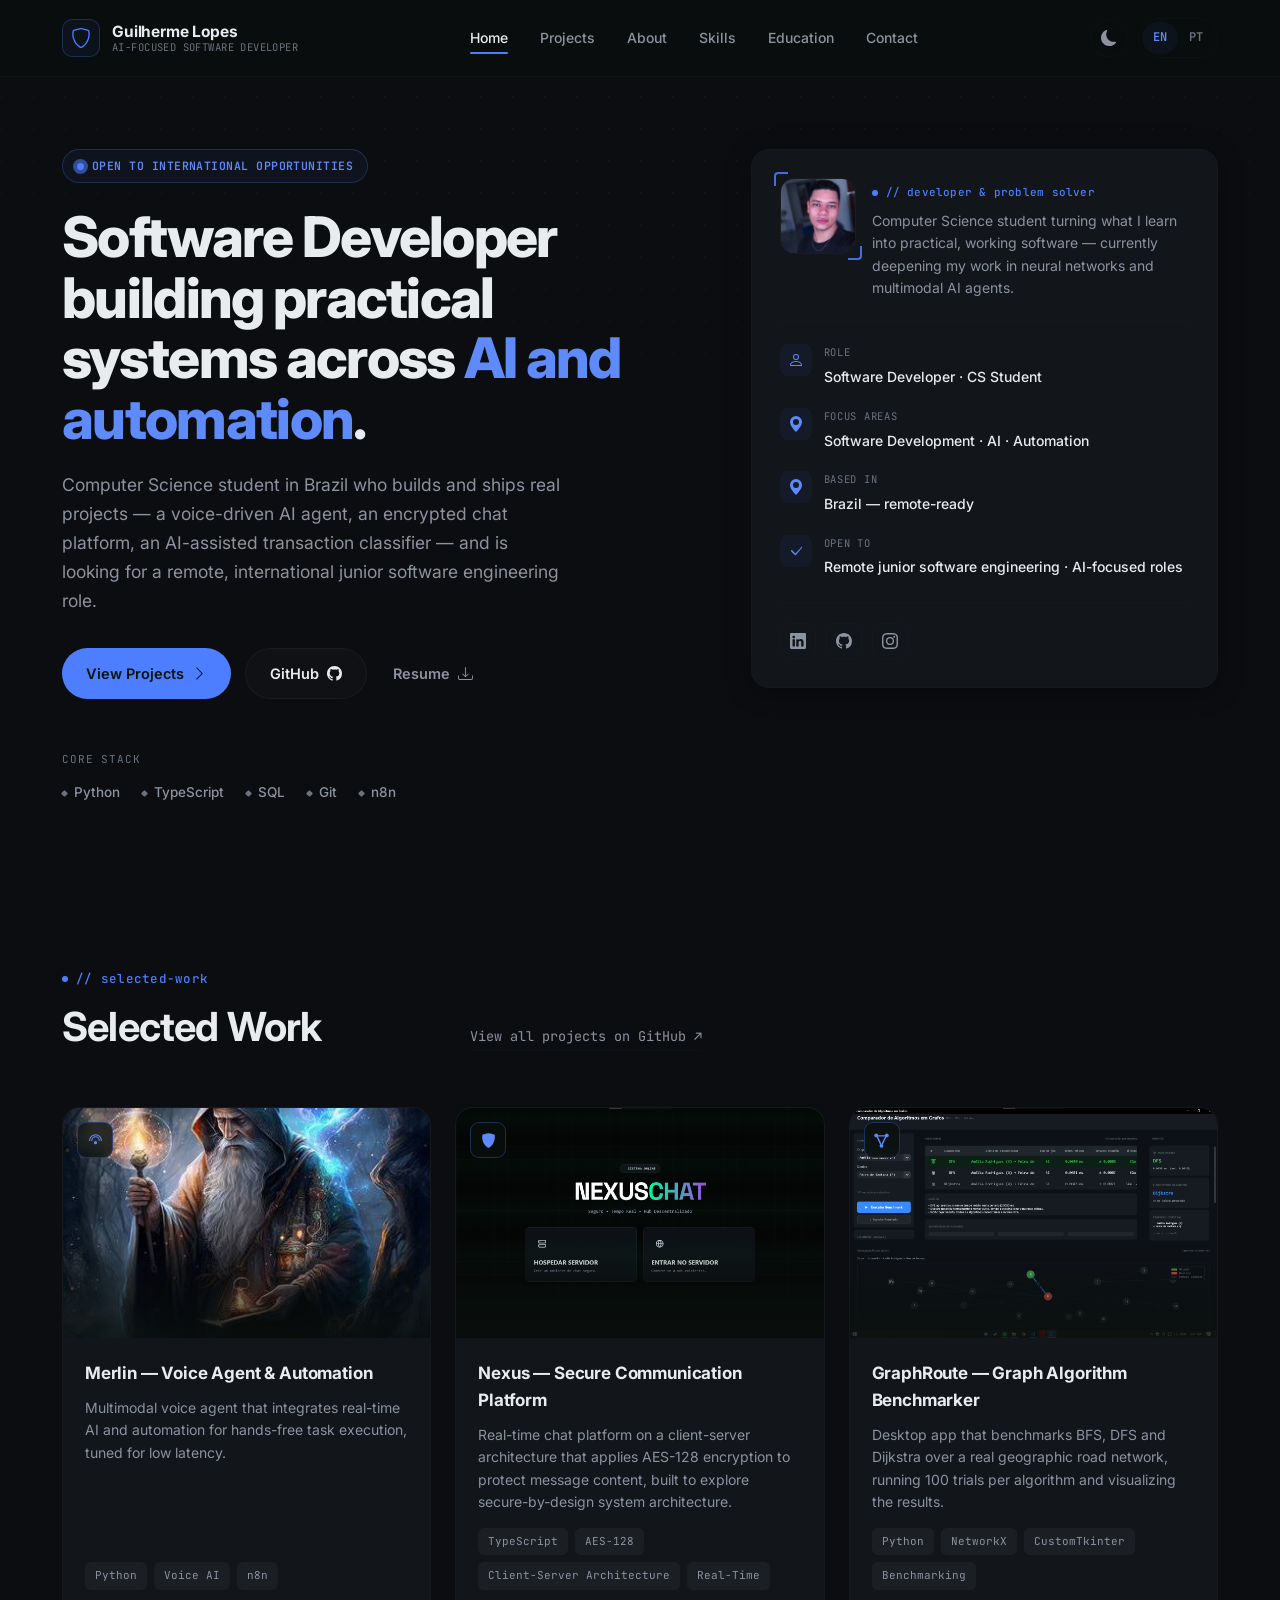
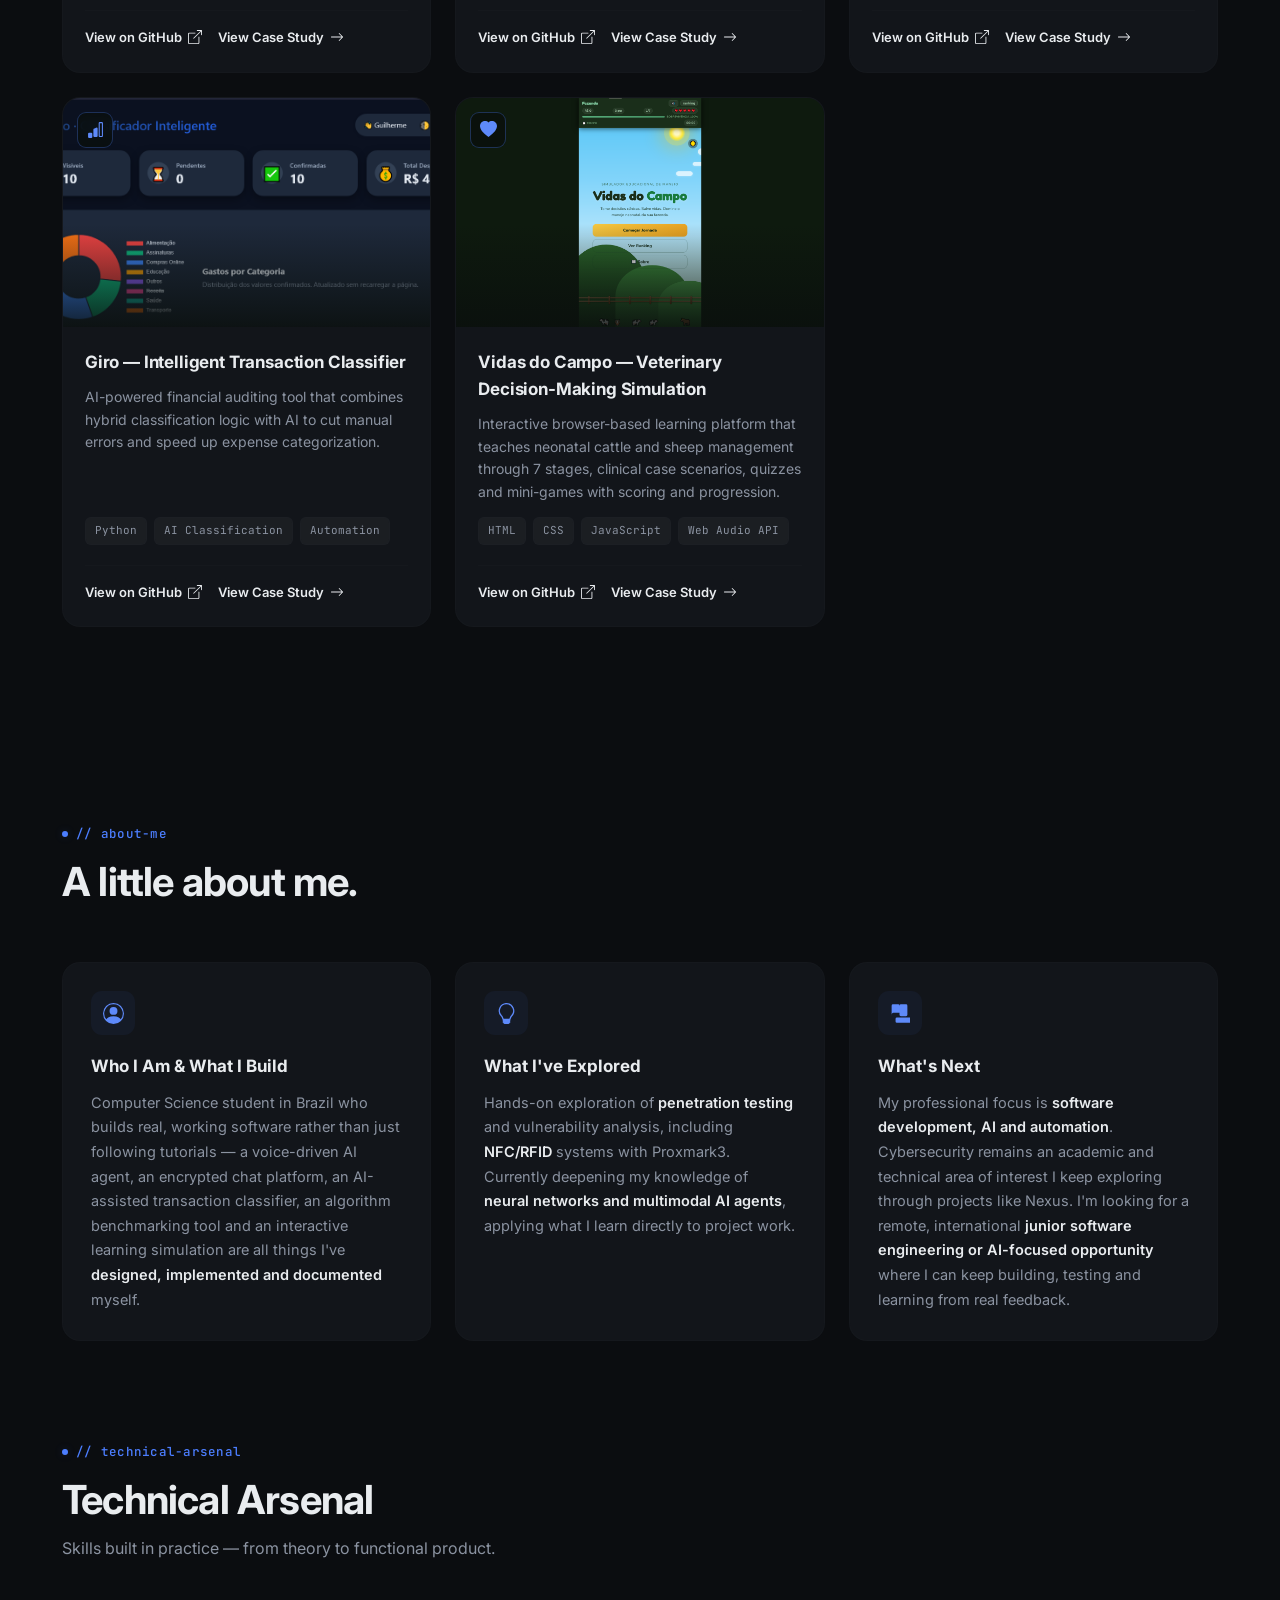
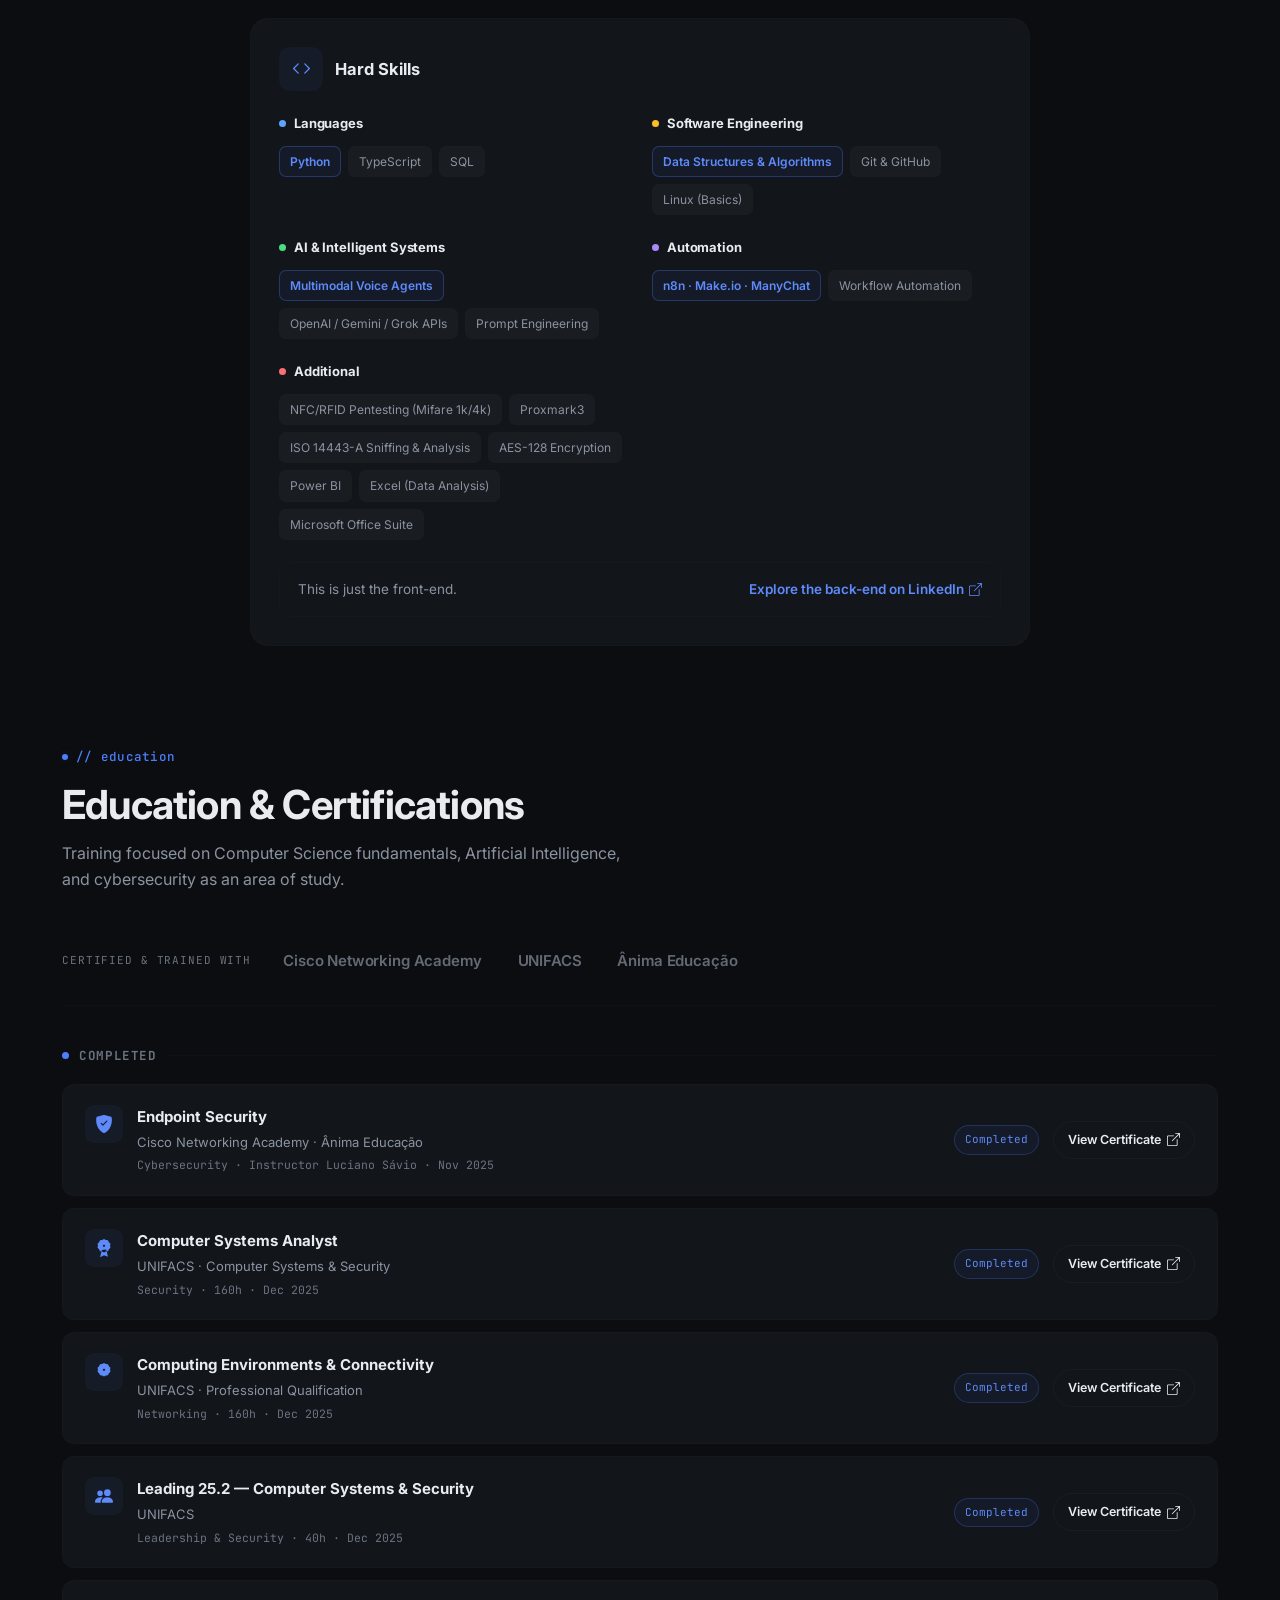
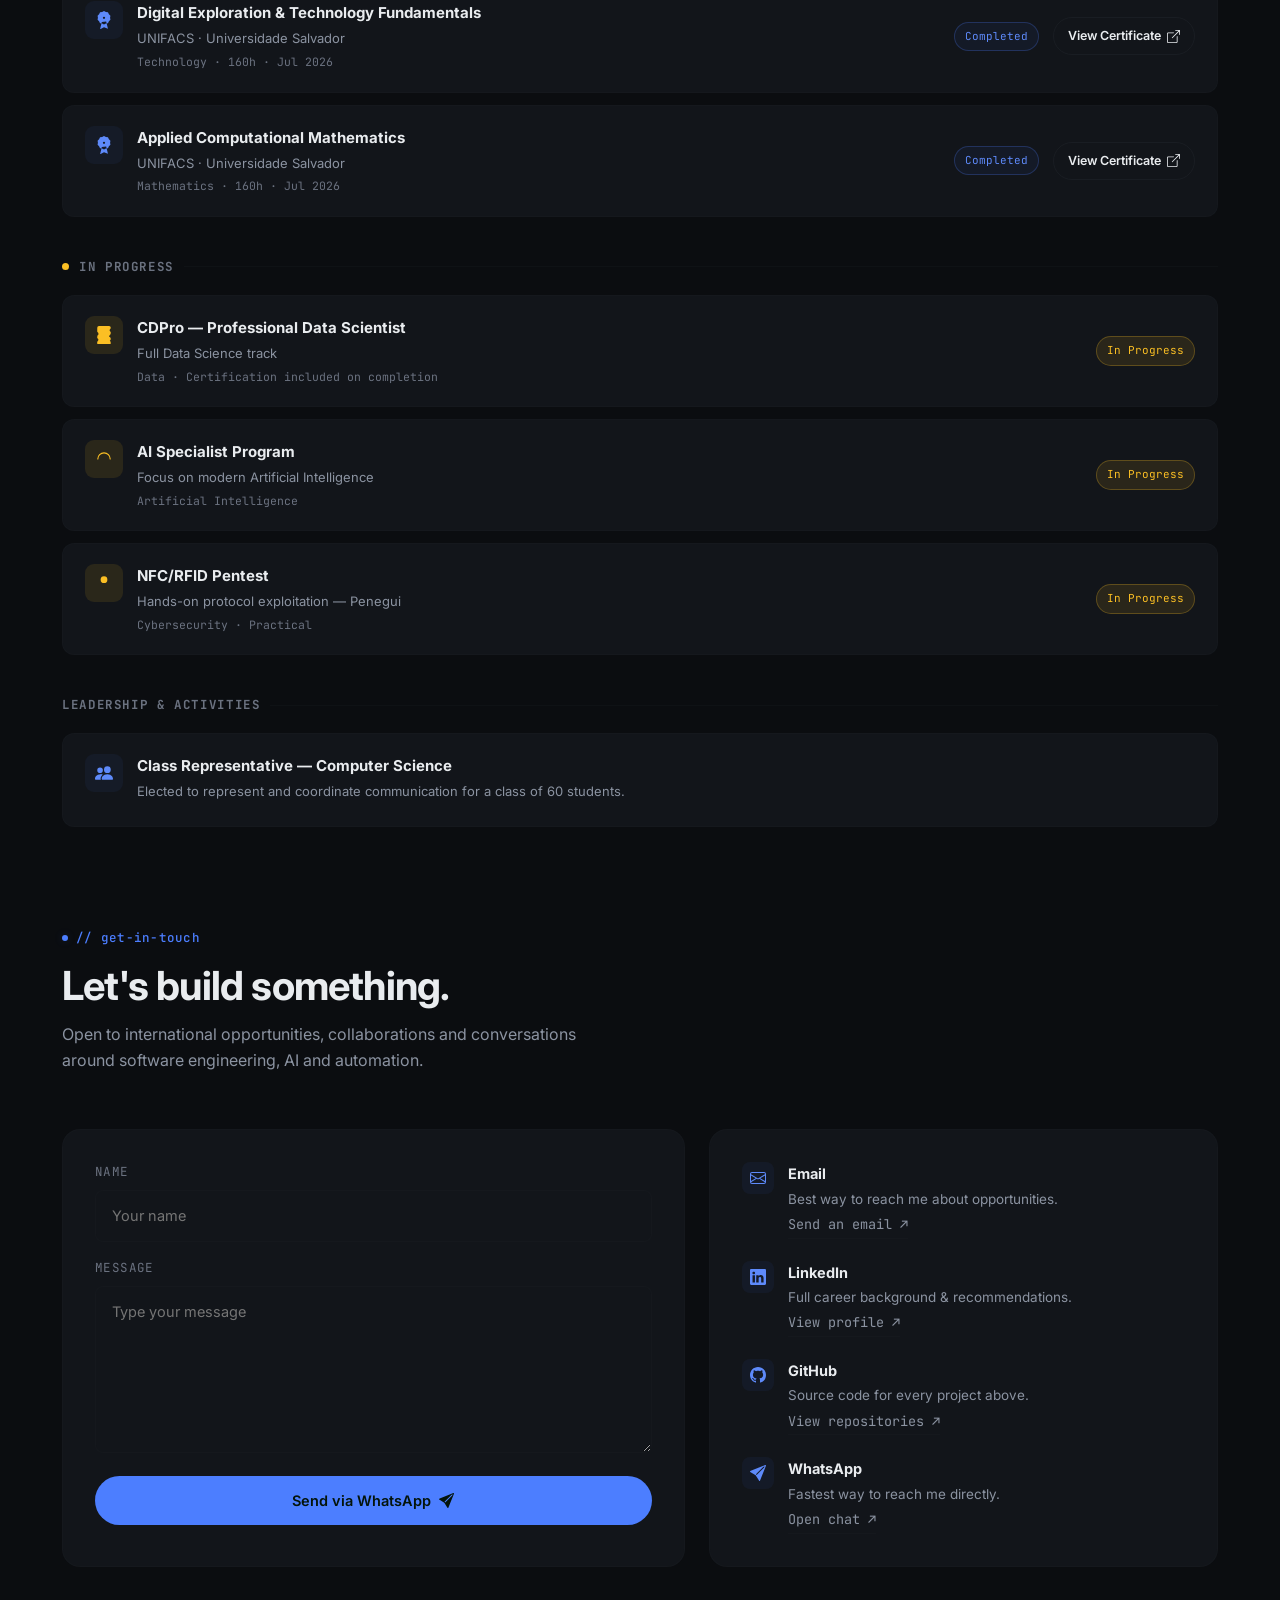
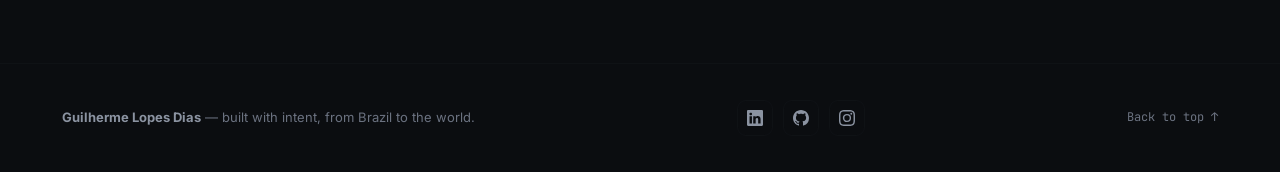
<file: index.html>
<!DOCTYPE html>
<html lang="en" data-theme="dark-green">
<head>
<meta charset="UTF-8">
<meta name="viewport" content="width=device-width, initial-scale=1.0">
<title>Guilherme Lopes Dias | Software Engineer | AI & Automation</title>
<meta name="description" content="Guilherme Lopes Dias - Computer Science student and early-career Software Engineer building practical projects across AI and automation, with cybersecurity as an area of academic and technical interest. Open to remote international junior software engineering opportunities.">
<meta property="og:type" content="website">
<meta property="og:title" content="Guilherme Lopes Dias | Software Engineer | AI & Automation">
<meta property="og:description" content="Computer Science student and early-career Software Engineer building practical projects across AI and automation, with cybersecurity as an area of academic and technical interest. Open to remote international junior software engineering opportunities.">
<meta property="og:image" content="img/Guilherme.jpeg">
<meta name="twitter:card" content="summary">
<meta name="twitter:title" content="Guilherme Lopes Dias | Software Engineer | AI & Automation">
<meta name="twitter:description" content="Computer Science student building practical software across AI, automation and security-focused projects. Open to remote international junior software engineering opportunities.">
<meta name="twitter:image" content="img/guilherme.jpeg">
<link rel="preconnect" href="https://fonts.googleapis.com">
<link rel="preconnect" href="https://fonts.gstatic.com" crossorigin>
<link rel="icon" type="image/svg+xml" href="favicon.svg">
<link rel="stylesheet" href="styles.css">
</head>
<body>

<a href="#main" class="skip-link">Skip to content</a>
<div class="bg-grid" aria-hidden="true"></div>

<!-- ============ HEADER ============ -->
<header class="site-header">
  <div class="header-inner">
    <a href="#home" class="brand">
      <span class="brand-mark" aria-hidden="true">
        <svg xmlns="http://www.w3.org/2000/svg" viewBox="0 0 16 16" fill="currentColor"><path d="M5.338 1.59a61 61 0 0 0-2.837.856.48.48 0 0 0-.328.39c-.554 4.157.726 7.19 2.253 9.188a10.7 10.7 0 0 0 2.287 2.233c.346.244.652.42.893.533q.18.085.293.118a1 1 0 0 0 .101.025 1 1 0 0 0 .1-.025q.114-.033.294-.118c.24-.113.547-.29.893-.533a10.7 10.7 0 0 0 2.287-2.233c1.527-1.997 2.807-5.031 2.253-9.188a.48.48 0 0 0-.328-.39q-1.286-.445-2.837-.855C9.552 1.29 8.531 1.067 8 1.067c-.531 0-1.552.223-2.662.524zM5.072.56C6.157.265 7.31 0 8 0s1.843.265 2.928.56c1.11.3 2.229.655 2.887.87a1.54 1.54 0 0 1 1.044 1.262c.596 4.477-.787 7.795-2.465 9.99a11.8 11.8 0 0 1-2.517 2.453 7 7 0 0 1-1.048.625c-.28.132-.581.24-.829.24s-.548-.108-.829-.24a7 7 0 0 1-1.048-.625 11.8 11.8 0 0 1-2.517-2.453C1.945 10.487.562 7.169 1.158 2.692A1.54 1.54 0 0 1 2.202 1.43 63 63 0 0 1 5.072.56z"/></svg>
      </span>
      <span class="brand-text">
        <span class="brand-name">Guilherme Lopes</span>
        <span class="brand-role" data-i18n="brand.role">AI-Focused Software Developer</span>
      </span>
    </a>

    <nav class="main-nav" id="mainNav">
      <ul>
        <li><a href="#home" class="nav-link active" data-i18n="nav.home">Home</a></li>
        <li><a href="#projects" class="nav-link" data-i18n="nav.projects">Projects</a></li>
        <li><a href="#about" class="nav-link" data-i18n="nav.about">About</a></li>
        <li><a href="#skills" class="nav-link" data-i18n="nav.skills">Skills</a></li>
        <li><a href="#experience" class="nav-link" data-i18n="nav.education">Education</a></li>
        <li><a href="#contact" class="nav-link" data-i18n="nav.contact">Contact</a></li>
      </ul>
      <div class="lang-toggle mobile-lang-toggle" role="group" aria-label="Language">
        <button class="lang-btn active" data-lang="en">EN</button>
        <button class="lang-btn" data-lang="pt">PT</button>
      </div>
    </nav>

    <div class="header-controls">
      <button class="icon-toggle" id="themeToggle" aria-label="Toggle theme">
        <svg class="icon-moon" xmlns="http://www.w3.org/2000/svg" viewBox="0 0 16 16" fill="currentColor"><path d="M6 .278a.768.768 0 0 1 .08.858 7.2 7.2 0 0 0-.878 3.46c0 4.021 3.278 7.277 7.318 7.277.527 0 1.04-.055 1.533-.16a.79.79 0 0 1 .81.316.73.73 0 0 1-.031.893A8.35 8.35 0 0 1 8.344 16C3.734 16 0 12.286 0 7.71 0 4.266 2.114 1.312 5.124.06A.75.75 0 0 1 6 .278z"/></svg>
        <svg class="icon-sun" xmlns="http://www.w3.org/2000/svg" viewBox="0 0 16 16" fill="currentColor"><path d="M8 11a3 3 0 1 1 0-6 3 3 0 0 1 0 6m0 1a4 4 0 1 0 0-8 4 4 0 0 0 0 8M8 0a.5.5 0 0 1 .5.5v2a.5.5 0 0 1-1 0v-2A.5.5 0 0 1 8 0m0 13a.5.5 0 0 1 .5.5v2a.5.5 0 0 1-1 0v-2a.5.5 0 0 1 .5-.5M16 8a.5.5 0 0 1-.5.5h-2a.5.5 0 0 1 0-1h2a.5.5 0 0 1 .5.5M3 8a.5.5 0 0 1-.5.5h-2a.5.5 0 0 1 0-1h2A.5.5 0 0 1 3 8m10.657-5.657a.5.5 0 0 1 0 .707l-1.414 1.415a.5.5 0 1 1-.707-.708l1.414-1.414a.5.5 0 0 1 .707 0m-9.193 9.193a.5.5 0 0 1 0 .707L3.05 13.657a.5.5 0 0 1-.707-.707l1.414-1.414a.5.5 0 0 1 .707 0m9.193 2.121a.5.5 0 0 1-.707 0l-1.414-1.414a.5.5 0 0 1 .707-.707l1.414 1.414a.5.5 0 0 1 0 .707M4.464 4.465a.5.5 0 0 1-.707 0L2.343 3.05a.5.5 0 1 1 .707-.707l1.414 1.414a.5.5 0 0 1 0 .708z"/></svg>
      </button>
      <div class="lang-toggle" role="group" aria-label="Language">
        <button class="lang-btn active" data-lang="en">EN</button>
        <button class="lang-btn" data-lang="pt">PT</button>
      </div>
      <button class="menu-toggle" id="menuToggle" aria-label="Open menu" aria-expanded="false">
        <svg class="icon-open" xmlns="http://www.w3.org/2000/svg" viewBox="0 0 16 16" fill="currentColor"><path fill-rule="evenodd" d="M2.5 12a.5.5 0 0 1 .5-.5h10a.5.5 0 0 1 0 1H3a.5.5 0 0 1-.5-.5m0-4a.5.5 0 0 1 .5-.5h10a.5.5 0 0 1 0 1H3a.5.5 0 0 1-.5-.5m0-4a.5.5 0 0 1 .5-.5h10a.5.5 0 0 1 0 1H3a.5.5 0 0 1-.5-.5"/></svg>
        <svg class="icon-close" xmlns="http://www.w3.org/2000/svg" viewBox="0 0 16 16" fill="currentColor"><path d="M2.146 2.854a.5.5 0 1 1 .708-.708L8 7.293l5.146-5.147a.5.5 0 0 1 .708.708L8.707 8l5.147 5.146a.5.5 0 0 1-.708.708L8 8.707l-5.146 5.147a.5.5 0 0 1-.708-.708L7.293 8 2.146 2.854z"/></svg>
      </button>
    </div>
  </div>
</header>

<main id="main">

  <!-- ============ HERO ============ -->
  <section class="hero" id="home">
    <div class="container">
      <div class="hero-grid">

        <div class="hero-content">
          <span class="badge"><span class="pulse-dot"></span><span data-i18n="hero.badge">OPEN TO INTERNATIONAL OPPORTUNITIES</span></span>
          <h1><span data-i18n="hero.headline.pre">Software Developer building practical systems across</span> <span class="accent" data-i18n="hero.headline.accent">AI and automation</span><span data-i18n="hero.headline.dot">.</span></h1>
          <p class="hero-sub" data-i18n="hero.sub">Computer Science student in Brazil who builds and ships real projects — a voice-driven AI agent, an encrypted chat platform, an AI-assisted transaction classifier — and is looking for a remote, international junior software engineering role.</p>

          <div class="hero-cta">
            <a href="#projects" class="btn btn-primary">
              <span data-i18n="hero.ctaPrimary">View Projects</span>
              <svg xmlns="http://www.w3.org/2000/svg" viewBox="0 0 16 16" fill="currentColor"><path fill-rule="evenodd" d="M4.646 1.646a.5.5 0 0 1 .708 0l6 6a.5.5 0 0 1 0 .708l-6 6a.5.5 0 0 1-.708-.708L10.293 8 4.646 2.354a.5.5 0 0 1 0-.708z"/></svg>
            </a>
            <a href="https://github.com/Guilherme-Lopesz" target="_blank" rel="noopener" class="btn btn-outline">
              <span data-i18n="hero.ctaTertiary">GitHub</span>
              <svg xmlns="http://www.w3.org/2000/svg" viewBox="0 0 16 16" fill="currentColor"><path d="M8 0C3.58 0 0 3.58 0 8c0 3.54 2.29 6.53 5.47 7.59.4.07.55-.17.55-.38 0-.19-.01-.82-.01-1.49-2.01.37-2.53-.49-2.69-.94-.09-.23-.48-.94-.82-1.13-.28-.15-.68-.52-.01-.53.63-.01 1.08.58 1.23.82.72 1.21 1.87.87 2.33.66.07-.52.28-.87.51-1.07-1.78-.2-3.64-.89-3.64-3.95 0-.87.31-1.59.82-2.15-.08-.2-.36-1.02.08-2.12 0 0 .67-.21 2.2.82.64-.18 1.32-.27 2-.27s1.36.09 2 .27c1.53-1.04 2.2-.82 2.2-.82.44 1.1.16 1.92.08 2.12.51.56.82 1.27.82 2.15 0 3.07-1.87 3.75-3.65 3.95.29.25.54.73.54 1.48 0 1.07-.01 1.93-.01 2.2 0 .21.15.46.55.38A8.01 8.01 0 0 0 16 8c0-4.42-3.58-8-8-8"/></svg>
            </a>
            <!-- TODO: replace with the real resume file path once it's added to the project -->
            <a href="Guilherme_Lopes_Dias_Resume.pdf" target="_blank" rel="noopener" class="btn btn-ghost">
              <span data-i18n="hero.ctaResume">Resume</span>
              <svg xmlns="http://www.w3.org/2000/svg" viewBox="0 0 16 16" fill="currentColor"><path d="M.5 9.9a.5.5 0 0 1 .5.5v2.5a1 1 0 0 0 1 1h12a1 1 0 0 0 1-1v-2.5a.5.5 0 0 1 1 0v2.5a2 2 0 0 1-2 2H2a2 2 0 0 1-2-2v-2.5a.5.5 0 0 1 .5-.5"/><path d="M7.646 11.854a.5.5 0 0 0 .708 0l3-3a.5.5 0 0 0-.708-.708L8.5 10.293V1.5a.5.5 0 0 0-1 0v8.793L5.354 8.146a.5.5 0 1 0-.708.708z"/></svg>
            </a>
          </div>

          <div class="tech-row">
            <span class="tech-row-label" data-i18n="hero.stackLabel">CORE STACK</span>
            <ul class="tech-list">
              <li>Python</li><li>TypeScript</li><li>SQL</li><li>Git</li><li>n8n</li>
            </ul>
          </div>
        </div>

        <aside class="profile-card">
          <div class="profile-top">
            <div class="profile-photo-frame">
              <span class="bracket bracket-tl" aria-hidden="true"></span>
              <img src="img/Guilherme.jpeg" alt="Guilherme Lopes Dias">
              <span class="bracket bracket-br" aria-hidden="true"></span>
            </div>
            <div class="profile-intro">
              <span class="eyebrow" data-i18n="hero.profileEyebrow">// developer &amp; problem solver</span>
              <p data-i18n="hero.profileBio">Computer Science student turning what I learn into practical, working software — currently deepening my work in neural networks and multimodal AI agents.</p>
            </div>
          </div>

          <div class="profile-stats">
            <div class="stat">
              <span class="stat-icon" aria-hidden="true"><svg xmlns="http://www.w3.org/2000/svg" viewBox="0 0 16 16" fill="currentColor"><path d="M8 8a3 3 0 1 0 0-6 3 3 0 0 0 0 6m2 -3a2 2 0 1 1-4 0 2 2 0 0 1 4 0m4 8c0 1-1 1-1 1H3s-1 0-1-1 1-4 6-4 6 3 6 4m-1-.004c-.001-.246-.154-.986-.832-1.664C11.516 10.68 10.289 10 8 10s-3.516.68-4.168 1.332c-.678.678-.83 1.418-.832 1.664z"/></svg></span>
              <div>
                <span class="stat-label" data-i18n="hero.roleLabel">ROLE</span>
                <span class="stat-value" data-i18n="hero.roleValue">Software Developer · CS Student</span>
              </div>
            </div>
            <div class="stat">
              <span class="stat-icon" aria-hidden="true"><svg xmlns="http://www.w3.org/2000/svg" viewBox="0 0 16 16" fill="currentColor"><path d="M8 16s6-5.686 6-10A6 6 0 0 0 2 6c0 4.314 6 10 6 10m0-7a3 3 0 1 1 0-6 3 3 0 0 1 0 6"/></svg></span>
              <div>
                <span class="stat-label" data-i18n="hero.focusLabel">FOCUS AREAS</span>
                <span class="stat-value" data-i18n="hero.focusValue">Software Development · AI · Automation</span>
              </div>
            </div>
            <div class="stat">
              <span class="stat-icon" aria-hidden="true"><svg xmlns="http://www.w3.org/2000/svg" viewBox="0 0 16 16" fill="currentColor"><path d="M8 16s6-5.686 6-10A6 6 0 0 0 2 6c0 4.314 6 10 6 10m0-7a3 3 0 1 1 0-6 3 3 0 0 1 0 6"/></svg></span>
              <div>
                <span class="stat-label" data-i18n="hero.baseLabel">BASED IN</span>
                <span class="stat-value" data-i18n="hero.baseValue">Brazil — remote-ready</span>
              </div>
            </div>
            <div class="stat">
              <span class="stat-icon" aria-hidden="true"><svg xmlns="http://www.w3.org/2000/svg" viewBox="0 0 16 16" fill="currentColor"><path d="M12.736 3.97a.733.733 0 0 1 1.047 0c.286.289.29.756.008 1.05L7.88 12.01a.733.733 0 0 1-1.065.02L3.217 8.384a.757.757 0 0 1 0-1.06.733.733 0 0 1 1.047 0l3.052 3.093 5.4-5.425z"/></svg></span>
              <div>
                <span class="stat-label" data-i18n="hero.openToLabel">OPEN TO</span>
                <span class="stat-value" data-i18n="hero.openToValue">Remote junior software engineering · AI-focused roles</span>
              </div>
            </div>
          </div>

          <div class="profile-social">
            <a href="https://www.linkedin.com/in/guilhermelopesdias" target="_blank" rel="noopener" class="social-icon" aria-label="LinkedIn">
              <svg xmlns="http://www.w3.org/2000/svg" viewBox="0 0 16 16" fill="currentColor"><path d="M0 1.146C0 .513.526 0 1.175 0h13.65C15.474 0 16 .513 16 1.146v13.708c0 .633-.526 1.146-1.175 1.146H1.175C.526 16 0 15.487 0 14.854zm4.943 12.248V6.169H2.542v7.225zm-1.2-8.212c.837 0 1.358-.554 1.358-1.248-.015-.709-.52-1.248-1.342-1.248S2.4 3.226 2.4 3.934c0 .694.521 1.248 1.327 1.248zm4.908 8.212V9.359c0-.216.016-.432.08-.586.173-.431.568-.878 1.232-.878.869 0 1.216.662 1.216 1.634v3.865h2.401V9.25c0-2.22-1.184-3.252-2.764-3.252-1.274 0-1.845.7-2.165 1.193v.025h-.016l.016-.025V6.169h-2.4c.03.678 0 7.225 0 7.225z"/></svg>
            </a>
            <a href="https://github.com/Guilherme-Lopesz" target="_blank" rel="noopener" class="social-icon" aria-label="GitHub">
              <svg xmlns="http://www.w3.org/2000/svg" viewBox="0 0 16 16" fill="currentColor"><path d="M8 0C3.58 0 0 3.58 0 8c0 3.54 2.29 6.53 5.47 7.59.4.07.55-.17.55-.38 0-.19-.01-.82-.01-1.49-2.01.37-2.53-.49-2.69-.94-.09-.23-.48-.94-.82-1.13-.28-.15-.68-.52-.01-.53.63-.01 1.08.58 1.23.82.72 1.21 1.87.87 2.33.66.07-.52.28-.87.51-1.07-1.78-.2-3.64-.89-3.64-3.95 0-.87.31-1.59.82-2.15-.08-.2-.36-1.02.08-2.12 0 0 .67-.21 2.2.82.64-.18 1.32-.27 2-.27s1.36.09 2 .27c1.53-1.04 2.2-.82 2.2-.82.44 1.1.16 1.92.08 2.12.51.56.82 1.27.82 2.15 0 3.07-1.87 3.75-3.65 3.95.29.25.54.73.54 1.48 0 1.07-.01 1.93-.01 2.2 0 .21.15.46.55.38A8.01 8.01 0 0 0 16 8c0-4.42-3.58-8-8-8"/></svg>
            </a>
            <a href="https://www.instagram.com/guilherme__lopesz" target="_blank" rel="noopener" class="social-icon" aria-label="Instagram">
              <svg xmlns="http://www.w3.org/2000/svg" viewBox="0 0 16 16" fill="currentColor"><path d="M8 0C5.829 0 5.556.01 4.703.048 3.85.088 3.269.222 2.76.42a3.9 3.9 0 0 0-1.417.923A3.9 3.9 0 0 0 .42 2.76C.222 3.268.087 3.85.048 4.7.01 5.555 0 5.827 0 8.001c0 2.172.01 2.444.048 3.297.04.852.174 1.433.372 1.942.205.526.478.972.923 1.417.444.445.89.719 1.416.923.51.198 1.09.333 1.942.372C5.555 15.99 5.827 16 8 16s2.444-.01 3.298-.048c.851-.04 1.434-.174 1.943-.372a3.9 3.9 0 0 0 1.416-.923c.445-.445.718-.891.923-1.417.197-.509.332-1.09.372-1.942C15.99 10.445 16 10.173 16 8s-.01-2.445-.048-3.299c-.04-.851-.175-1.433-.372-1.941a3.9 3.9 0 0 0-.923-1.417A3.9 3.9 0 0 0 13.24.42c-.51-.198-1.092-.333-1.943-.372C10.443.01 10.172 0 7.998 0zm-.717 1.442h.718c2.136 0 2.389.007 3.232.046.78.035 1.204.166 1.486.275.373.145.64.319.92.599s.453.546.598.92c.11.281.24.705.275 1.485.039.843.047 1.096.047 3.231s-.008 2.389-.047 3.232c-.035.78-.166 1.203-.275 1.485a2.5 2.5 0 0 1-.599.919c-.28.28-.546.453-.92.598-.28.11-.704.24-1.485.276-.843.038-1.096.047-3.232.047s-2.39-.009-3.233-.047c-.78-.036-1.203-.166-1.485-.276a2.5 2.5 0 0 1-.92-.598 2.5 2.5 0 0 1-.6-.92c-.109-.281-.24-.705-.275-1.485-.038-.843-.046-1.096-.046-3.233s.008-2.388.046-3.231c.036-.78.166-1.204.276-1.486.145-.373.319-.64.599-.92s.546-.453.92-.598c.282-.11.705-.24 1.485-.276.738-.034 1.024-.044 2.515-.045zm4.988 1.328a.96.96 0 1 0 0 1.92.96.96 0 0 0 0-1.92m-4.27 1.122a4.109 4.109 0 1 0 0 8.217 4.109 4.109 0 0 0 0-8.217m0 1.441a2.667 2.667 0 1 1 0 5.334 2.667 2.667 0 0 1 0-5.334"/></svg>
            </a>
          </div>
        </aside>

      </div>
    </div>
  </section>

  <!-- ============ PROJECTS ============ -->
  <section class="projects reveal-section" id="projects">
    <div class="container">
      <div class="section-head reveal">
        <span class="eyebrow">// selected-work</span>
        <div class="section-head-row">
          <h2 data-i18n="projects.title">Selected Work</h2>
          <a href="https://github.com/Guilherme-Lopesz" target="_blank" rel="noopener" class="text-link" data-i18n="projects.viewAll">View all projects on GitHub ↗</a>
        </div>
      </div>

      <div class="project-grid reveal" id="projectsGrid"><!-- cards injected by script.js --></div>

      <noscript>
        <p data-i18n="projects.noscript.note">This section needs JavaScript to render. Here are direct links in the meantime:</p>
        <ul class="project-grid">
          <li><a href="https://github.com/Guilherme-Lopesz/Merlin-voice-agent" target="_blank" rel="noopener">Merlin — Voice Agent &amp; Automation</a></li>
          <li><a href="https://github.com/Guilherme-Lopesz/Nexus" target="_blank" rel="noopener">Nexus — Secure Communication Platform</a></li>
          <li><a href="https://github.com/Guilherme-Lopesz/Classificador-Inteligente-de-Transa-es" target="_blank" rel="noopener">Giro — Intelligent Transaction Classifier</a></li>
          <li><a href="https://github.com/Guilherme-Lopesz/graphroute-analyzer" target="_blank" rel="noopener">GraphRoute — Graph Algorithm Benchmarker</a></li>
          <li><a href="https://github.com/Guilherme-Lopesz/vidas-do-campo2" target="_blank" rel="noopener">Vidas do Campo — Veterinary Decision-Making Simulation</a></li>
        </ul>
      </noscript>
    </div>
  </section>

  <!-- ============ PROJECT CASE STUDY MODAL ============ -->
  <div class="modal-overlay" id="projectModal" aria-hidden="true">
    <div class="modal-panel" role="dialog" aria-modal="true" aria-labelledby="modalTitle">
      <button type="button" class="modal-close" id="modalClose" data-i18n-aria="modal.close" aria-label="Close">
        <svg xmlns="http://www.w3.org/2000/svg" viewBox="0 0 16 16" fill="currentColor"><path d="M2.146 2.854a.5.5 0 1 1 .708-.708L8 7.293l5.146-5.147a.5.5 0 0 1 .708.708L8.707 8l5.147 5.146a.5.5 0 0 1-.708.708L8 8.707l-5.146 5.147a.5.5 0 0 1-.708-.708L7.293 8 2.146 2.854z"/></svg>
      </button>
      <div class="modal-scroll" id="modalScroll"><!-- content injected by script.js --></div>
    </div>
  </div>

  <!-- ============ ABOUT ============ -->
  <section class="about reveal-section" id="about">
    <div class="container">
      <div class="section-head reveal">
        <span class="eyebrow">// about-me</span>
        <h2 data-i18n="about.title">A little about me.</h2>
      </div>

      <div class="about-grid">
        <div class="about-card reveal">
          <span class="about-card-icon" aria-hidden="true"><svg xmlns="http://www.w3.org/2000/svg" viewBox="0 0 16 16" fill="currentColor"><path d="M11 6a3 3 0 1 1-6 0 3 3 0 0 1 6 0"/><path fill-rule="evenodd" d="M0 8a8 8 0 1 1 16 0A8 8 0 0 1 0 8m8-7a7 7 0 0 0-5.468 11.37C3.242 11.226 4.805 10 8 10s4.757 1.225 5.468 2.37A7 7 0 0 0 8 1"/></svg></span>
          <h3 data-i18n="about.card1.title">Who I Am &amp; What I Build</h3>
          <p data-i18n="about.card1.body">Computer Science student in Brazil who builds real, working software rather than just following tutorials — a voice-driven AI agent, an encrypted chat platform, an AI-assisted transaction classifier, an algorithm benchmarking tool and an interactive learning simulation are all things I've <strong>designed, implemented and documented</strong> myself.</p>
        </div>

        <div class="about-card reveal">
          <span class="about-card-icon" aria-hidden="true"><svg xmlns="http://www.w3.org/2000/svg" viewBox="0 0 16 16" fill="currentColor"><path d="M2 6a6 6 0 1 1 10.174 4.31c-.203.196-.359.4-.453.619l-.762 1.769A.5.5 0 0 1 10.5 13a.5.5 0 0 1 0 1 .5.5 0 0 1 0 1l-.224.447a1 1 0 0 1-.894.553H6.618a1 1 0 0 1-.894-.553L5.5 15a.5.5 0 0 1 0-1 .5.5 0 0 1 0-1 .5.5 0 0 1-.46-.302l-.761-1.77a1.96 1.96 0 0 0-.453-.618A5.98 5.98 0 0 1 2 6m6-5a5 5 0 0 0-3.479 8.592c.263.254.514.564.676.941L5.83 12h4.342l.632-1.467c.162-.377.413-.687.676-.941A5 5 0 0 0 8 1"/></svg></span>
          <h3 data-i18n="about.card2.title">What I've Explored</h3>
          <p data-i18n="about.card2.body">Hands-on exploration of <strong>penetration testing</strong> and vulnerability analysis, including <strong>NFC/RFID</strong> systems with Proxmark3. Currently deepening my knowledge of <strong>neural networks and multimodal AI agents</strong>, applying what I learn directly to project work.</p>
        </div>

        <div class="about-card reveal">
          <span class="about-card-icon" aria-hidden="true"><svg xmlns="http://www.w3.org/2000/svg" viewBox="0 0 16 16" fill="currentColor"><path d="M2 2a1 1 0 0 1 1-1h4a1 1 0 0 1 1 1v5.5H3.5A1.5 1.5 0 0 0 2 9.5zm6 0a1 1 0 0 1 1-1h4a1 1 0 0 1 1 1v7a1 1 0 0 1-1 1h-4a1 1 0 0 1-1-1zm-2 9a1 1 0 0 0-1 1v2a1 1 0 0 0 1 1h10a1 1 0 0 0 1-1v-2a1 1 0 0 0-1-1z"/></svg></span>
          <h3 data-i18n="about.card3.title">What's Next</h3>
          <p data-i18n="about.card3.body">My professional focus is <strong>software development, AI and automation</strong>. Cybersecurity remains an academic and technical area of interest I keep exploring through projects like Nexus. I'm looking for a remote, international <strong>junior software engineering or AI-focused opportunity</strong> where I can keep building, testing and learning from real feedback.</p>
        </div>
      </div>
    </div>
  </section>

  <!-- ============ SKILLS ============ -->
  <section class="skills reveal-section" id="skills">
    <div class="container">
      <div class="section-head reveal">
        <span class="eyebrow">// technical-arsenal</span>
        <h2 data-i18n="skills.title">Technical Arsenal</h2>
        <p class="section-sub" data-i18n="skills.sub">Skills built in practice — from theory to functional product.</p>
      </div>

      <div class="skills-grid skills-grid--single">

        <!-- Hard skills -->
        <div class="skills-card reveal">
          <div class="skills-card-head">
            <span class="about-card-icon" aria-hidden="true"><svg xmlns="http://www.w3.org/2000/svg" viewBox="0 0 16 16" fill="currentColor"><path d="M5.854 4.854a.5.5 0 1 0-.708-.708l-3.5 3.5a.5.5 0 0 0 0 .708l3.5 3.5a.5.5 0 0 0 .708-.708L2.707 8zm4.292 0a.5.5 0 0 1 .708-.708l3.5 3.5a.5.5 0 0 1 0 .708l-3.5 3.5a.5.5 0 0 1-.708-.708L13.293 8z"/></svg></span>
            <h3 data-i18n="skills.hardTitle">Hard Skills</h3>
          </div>

          <div class="hard-grid">
            <div>
              <div class="hard-block-title"><span class="dot dot--code"></span><span data-i18n="skills.blockLang">Languages</span></div>
              <div class="skill-tags">
                <span class="skill-tag skill-tag--hi" data-i18n="skills.blockLang.tag1">Python</span>
                <span class="skill-tag" data-i18n="skills.blockLang.tag2">TypeScript</span>
                <span class="skill-tag" data-i18n="skills.blockLang.tag3">SQL</span>
              </div>
            </div>
            <div>
              <div class="hard-block-title"><span class="dot dot--sys"></span><span data-i18n="skills.blockSwe">Software Engineering</span></div>
              <div class="skill-tags">
                <span class="skill-tag skill-tag--hi" data-i18n="skills.blockSwe.tag1">Data Structures &amp; Algorithms</span>
                <span class="skill-tag" data-i18n="skills.blockSwe.tag2">Git &amp; GitHub</span>
                <span class="skill-tag" data-i18n="skills.blockSwe.tag3">Linux (Basics)</span>
              </div>
            </div>
            <div>
              <div class="hard-block-title"><span class="dot dot--ia"></span><span data-i18n="skills.block1">AI &amp; Intelligent Systems</span></div>
              <div class="skill-tags">
                <span class="skill-tag skill-tag--hi" data-i18n="skills.block1.tag1">Multimodal Voice Agents</span>
                <span class="skill-tag" data-i18n="skills.block1.tag2">OpenAI / Gemini / Grok APIs</span>
                <span class="skill-tag" data-i18n="skills.block1.tag3">Prompt Engineering</span>
              </div>
            </div>
            <div>
              <div class="hard-block-title"><span class="dot dot--auto"></span><span data-i18n="skills.blockAuto">Automation</span></div>
              <div class="skill-tags">
                <span class="skill-tag skill-tag--hi" data-i18n="skills.blockAuto.tag1">n8n · Make.io · ManyChat</span>
                <span class="skill-tag" data-i18n="skills.blockAuto.tag2">Workflow Automation</span>
              </div>
            </div>
            <div>
              <div class="hard-block-title"><span class="dot dot--cyber"></span><span data-i18n="skills.blockAdd">Additional</span></div>
              <div class="skill-tags">
                <span class="skill-tag" data-i18n="skills.blockAdd.tag1">NFC/RFID Pentesting (Mifare 1k/4k)</span>
                <span class="skill-tag" data-i18n="skills.blockAdd.tag2">Proxmark3</span>
                <span class="skill-tag" data-i18n="skills.blockAdd.tag3">ISO 14443-A Sniffing &amp; Analysis</span>
                <span class="skill-tag" data-i18n="skills.blockAdd.tag4">AES-128 Encryption</span>
                <span class="skill-tag" data-i18n="skills.blockAdd.tag5">Power BI</span>
                <span class="skill-tag" data-i18n="skills.blockAdd.tag6">Excel (Data Analysis)</span>
                <span class="skill-tag" data-i18n="skills.blockAdd.tag7">Microsoft Office Suite</span>
              </div>
            </div>
          </div>

          <div class="skills-cta">
            <span data-i18n="skills.cta.text">This is just the front-end.</span>
            <a href="https://www.linkedin.com/in/guilhermelopesdias" target="_blank" rel="noopener">
              <span data-i18n="skills.cta.link">Explore the back-end on LinkedIn</span>
              <svg xmlns="http://www.w3.org/2000/svg" viewBox="0 0 16 16" fill="currentColor"><path fill-rule="evenodd" d="M8.636 3.5a.5.5 0 0 0-.5-.5H1.5A1.5 1.5 0 0 0 0 4.5v10A1.5 1.5 0 0 0 1.5 16h10a1.5 1.5 0 0 0 1.5-1.5V7.864a.5.5 0 0 0-1 0V14.5a.5.5 0 0 1-.5.5h-10a.5.5 0 0 1-.5-.5v-10a.5.5 0 0 1 .5-.5h6.636a.5.5 0 0 0 .5-.5"/><path fill-rule="evenodd" d="M16 .5a.5.5 0 0 0-.5-.5h-5a.5.5 0 0 0 0 1h3.793L6.146 9.146a.5.5 0 1 0 .708.708L15 1.707V5.5a.5.5 0 0 0 1 0z"/></svg>
            </a>
          </div>
        </div>

      </div>
    </div>
  </section>

  <!-- ============ EDUCATION / CERTIFICATIONS ============ -->
  <section class="experience reveal-section" id="experience">
    <div class="container">
      <div class="section-head reveal">
        <span class="eyebrow">// education</span>
        <h2 data-i18n="edu.title">Education &amp; Certifications</h2>
        <p class="section-sub" data-i18n="edu.sub">Training focused on Computer Science fundamentals, Artificial Intelligence, and cybersecurity as an area of study.</p>
      </div>

      <div class="edu-trust reveal">
        <p class="trust-label" data-i18n="trust.label">CERTIFIED &amp; TRAINED WITH</p>
        <div class="trust-logos">
          <span>Cisco Networking Academy</span>
          <span>UNIFACS</span>
          <span>Ânima Educação</span>
        </div>
      </div>

      <h3 class="exp-subhead status-live reveal" data-i18n="edu.completed">Completed</h3>
      <div class="cert-list">

        <div class="cert-card reveal">
          <div class="cert-info">
            <span class="cert-icon" aria-hidden="true"><svg xmlns="http://www.w3.org/2000/svg" viewBox="0 0 16 16" fill="currentColor"><path d="M8 0c-.69 0-1.843.265-2.928.56-1.11.3-2.229.655-2.887.87A1.54 1.54 0 0 0 1.158 2.69C.562 7.169 1.945 10.487 3.63 12.68a11.8 11.8 0 0 0 2.517 2.453 7 7 0 0 0 1.048.625c.281.132.581.24.829.24s.548-.108.829-.24a7 7 0 0 0 1.048-.625 11.8 11.8 0 0 0 2.517-2.453c1.678-2.195 3.061-5.513 2.465-9.99a1.54 1.54 0 0 0-1.044-1.263c-.658-.215-1.777-.57-2.887-.87C9.843.265 8.69 0 8 0zm2.146 5.146a.5.5 0 0 1 .708.708l-3.5 3.5a.5.5 0 0 1-.708 0l-1.5-1.5a.5.5 0 1 1 .708-.708L7 8.293z"/></svg></span>
            <div>
              <div class="cert-title" data-i18n="edu.cert1.title">Endpoint Security</div>
              <div class="cert-subtitle" data-i18n="edu.cert1.sub">Cisco Networking Academy · Ânima Educação</div>
              <div class="cert-meta" data-i18n="edu.cert1.meta">Cybersecurity · Instructor Luciano Sávio · Nov 2025</div>
            </div>
          </div>
          <div class="cert-action">
            <span class="status-chip" data-i18n="edu.statusDone">Completed</span>
            <a class="cert-btn" href="certificados/cert-endpoint-security.pdf" target="_blank" rel="noopener">
              <span data-i18n="edu.viewCert">View Certificate</span>
              <svg xmlns="http://www.w3.org/2000/svg" viewBox="0 0 16 16" fill="currentColor"><path fill-rule="evenodd" d="M8.636 3.5a.5.5 0 0 0-.5-.5H1.5A1.5 1.5 0 0 0 0 4.5v10A1.5 1.5 0 0 0 1.5 16h10a1.5 1.5 0 0 0 1.5-1.5V7.864a.5.5 0 0 0-1 0V14.5a.5.5 0 0 1-.5.5h-10a.5.5 0 0 1-.5-.5v-10a.5.5 0 0 1 .5-.5h6.636a.5.5 0 0 0 .5-.5"/><path fill-rule="evenodd" d="M16 .5a.5.5 0 0 0-.5-.5h-5a.5.5 0 0 0 0 1h3.793L6.146 9.146a.5.5 0 1 0 .708.708L15 1.707V5.5a.5.5 0 0 0 1 0z"/></svg>
            </a>
          </div>
        </div>

        <div class="cert-card reveal">
          <div class="cert-info">
            <span class="cert-icon" aria-hidden="true"><svg xmlns="http://www.w3.org/2000/svg" viewBox="0 0 16 16" fill="currentColor"><path d="M9.669.864 8 0 6.331.864l-1.858.282-.842 1.68-1.337 1.32L2.6 6l-.306 1.854 1.337 1.32.842 1.68 1.858.282L8 12l1.669-.864 1.858-.282.842-1.68 1.337-1.32L13.4 6l.306-1.854-1.337-1.32-.842-1.68zM9 6a1 1 0 1 1-2 0 1 1 0 0 1 2 0m.93 3.379 1.598 6.401L8 14.5l-3.528 1.78 1.598-6.401z"/></svg></span>
            <div>
              <div class="cert-title" data-i18n="edu.cert2.title">Computer Systems Analyst</div>
              <div class="cert-subtitle" data-i18n="edu.cert2.sub">UNIFACS · Computer Systems &amp; Security</div>
              <div class="cert-meta" data-i18n="edu.cert2.meta">Security · 160h · Dec 2025</div>
            </div>
          </div>
          <div class="cert-action">
            <span class="status-chip" data-i18n="edu.statusDone">Completed</span>
            <a class="cert-btn" href="certificados/cert-sistemas-computacionais.pdf" target="_blank" rel="noopener">
              <span data-i18n="edu.viewCert">View Certificate</span>
              <svg xmlns="http://www.w3.org/2000/svg" viewBox="0 0 16 16" fill="currentColor"><path fill-rule="evenodd" d="M8.636 3.5a.5.5 0 0 0-.5-.5H1.5A1.5 1.5 0 0 0 0 4.5v10A1.5 1.5 0 0 0 1.5 16h10a1.5 1.5 0 0 0 1.5-1.5V7.864a.5.5 0 0 0-1 0V14.5a.5.5 0 0 1-.5.5h-10a.5.5 0 0 1-.5-.5v-10a.5.5 0 0 1 .5-.5h6.636a.5.5 0 0 0 .5-.5"/><path fill-rule="evenodd" d="M16 .5a.5.5 0 0 0-.5-.5h-5a.5.5 0 0 0 0 1h3.793L6.146 9.146a.5.5 0 1 0 .708.708L15 1.707V5.5a.5.5 0 0 0 1 0z"/></svg>
            </a>
          </div>
        </div>

        <div class="cert-card reveal">
          <div class="cert-info">
            <span class="cert-icon" aria-hidden="true"><svg xmlns="http://www.w3.org/2000/svg" viewBox="0 0 16 16" fill="currentColor"><path d="M9.669.864 8 0 6.331.864l-1.858.282-.842 1.68-1.337 1.32L2.6 6l-.306 1.854 1.337 1.32.842 1.68 1.858.282L8 12l1.669-.864 1.858-.282.842-1.68 1.337-1.32L13.4 6l.306-1.854-1.337-1.32-.842-1.68zM9 6a1 1 0 1 1-2 0 1 1 0 0 1 2 0"/></svg></span>
            <div>
              <div class="cert-title" data-i18n="edu.cert3.title">Computing Environments &amp; Connectivity</div>
              <div class="cert-subtitle" data-i18n="edu.cert3.sub">UNIFACS · Professional Qualification</div>
              <div class="cert-meta" data-i18n="edu.cert3.meta">Networking · 160h · Dec 2025</div>
            </div>
          </div>
          <div class="cert-action">
            <span class="status-chip" data-i18n="edu.statusDone">Completed</span>
            <a class="cert-btn" href="certificados/cert-ambientes-computacionais.pdf" target="_blank" rel="noopener">
              <span data-i18n="edu.viewCert">View Certificate</span>
              <svg xmlns="http://www.w3.org/2000/svg" viewBox="0 0 16 16" fill="currentColor"><path fill-rule="evenodd" d="M8.636 3.5a.5.5 0 0 0-.5-.5H1.5A1.5 1.5 0 0 0 0 4.5v10A1.5 1.5 0 0 0 1.5 16h10a1.5 1.5 0 0 0 1.5-1.5V7.864a.5.5 0 0 0-1 0V14.5a.5.5 0 0 1-.5.5h-10a.5.5 0 0 1-.5-.5v-10a.5.5 0 0 1 .5-.5h6.636a.5.5 0 0 0 .5-.5"/><path fill-rule="evenodd" d="M16 .5a.5.5 0 0 0-.5-.5h-5a.5.5 0 0 0 0 1h3.793L6.146 9.146a.5.5 0 1 0 .708.708L15 1.707V5.5a.5.5 0 0 0 1 0z"/></svg>
            </a>
          </div>
        </div>

        <div class="cert-card reveal">
          <div class="cert-info">
            <span class="cert-icon" aria-hidden="true"><svg xmlns="http://www.w3.org/2000/svg" viewBox="0 0 16 16" fill="currentColor"><path d="M7 14s-1 0-1-1 1-4 5-4 5 3 5 4-1 1-1 1zm4-6a3 3 0 1 0 0-6 3 3 0 0 0 0 6m-5.784 6A2.24 2.24 0 0 1 5 13c0-1.355.68-2.75 1.936-3.72A6.3 6.3 0 0 0 5 9c-4 0-5 3-5 4s1 1 1 1zM4.5 8a2.5 2.5 0 1 0 0-5 2.5 2.5 0 0 0 0 5"/></svg></span>
            <div>
              <div class="cert-title" data-i18n="edu.cert4.title">Leading 25.2 — Computer Systems &amp; Security</div>
              <div class="cert-subtitle" data-i18n="edu.cert4.sub">UNIFACS</div>
              <div class="cert-meta" data-i18n="edu.cert4.meta">Leadership &amp; Security · 40h · Dec 2025</div>
            </div>
          </div>
          <div class="cert-action">
            <span class="status-chip" data-i18n="edu.statusDone">Completed</span>
            <a class="cert-btn" href="certificados/cert-liderando-25-2.pdf" target="_blank" rel="noopener">
              <span data-i18n="edu.viewCert">View Certificate</span>
              <svg xmlns="http://www.w3.org/2000/svg" viewBox="0 0 16 16" fill="currentColor"><path fill-rule="evenodd" d="M8.636 3.5a.5.5 0 0 0-.5-.5H1.5A1.5 1.5 0 0 0 0 4.5v10A1.5 1.5 0 0 0 1.5 16h10a1.5 1.5 0 0 0 1.5-1.5V7.864a.5.5 0 0 0-1 0V14.5a.5.5 0 0 1-.5.5h-10a.5.5 0 0 1-.5-.5v-10a.5.5 0 0 1 .5-.5h6.636a.5.5 0 0 0 .5-.5"/><path fill-rule="evenodd" d="M16 .5a.5.5 0 0 0-.5-.5h-5a.5.5 0 0 0 0 1h3.793L6.146 9.146a.5.5 0 1 0 .708.708L15 1.707V5.5a.5.5 0 0 0 1 0z"/></svg>
            </a>
          </div>
        </div>

        <div class="cert-card reveal">
          <div class="cert-info">
            <span class="cert-icon" aria-hidden="true"><svg xmlns="http://www.w3.org/2000/svg" viewBox="0 0 16 16" fill="currentColor"><path d="M9.669.864 8 0 6.331.864l-1.858.282-.842 1.68-1.337 1.32L2.6 6l-.306 1.854 1.337 1.32.842 1.68 1.858.282L8 12l1.669-.864 1.858-.282.842-1.68 1.337-1.32L13.4 6l.306-1.854-1.337-1.32-.842-1.68zM9 6a1 1 0 1 1-2 0 1 1 0 0 1 2 0m.93 3.379 1.598 6.401L8 14.5l-3.528 1.78 1.598-6.401z"/></svg></span>
            <div>
              <div class="cert-title" data-i18n="edu.cert5.title">Digital Exploration &amp; Technology Fundamentals</div>
              <div class="cert-subtitle" data-i18n="edu.cert5.sub">UNIFACS · Universidade Salvador</div>
              <div class="cert-meta" data-i18n="edu.cert5.meta">Technology · 160h · Jul 2026</div>
            </div>
          </div>
          <div class="cert-action">
            <span class="status-chip" data-i18n="edu.statusDone">Completed</span>
            <a class="cert-btn" href="certificados/cert-exploracao-digital.pdf" target="_blank" rel="noopener">
              <span data-i18n="edu.viewCert">View Certificate</span>
              <svg xmlns="http://www.w3.org/2000/svg" viewBox="0 0 16 16" fill="currentColor"><path fill-rule="evenodd" d="M8.636 3.5a.5.5 0 0 0-.5-.5H1.5A1.5 1.5 0 0 0 0 4.5v10A1.5 1.5 0 0 0 1.5 16h10a1.5 1.5 0 0 0 1.5-1.5V7.864a.5.5 0 0 0-1 0V14.5a.5.5 0 0 1-.5.5h-10a.5.5 0 0 1-.5-.5v-10a.5.5 0 0 1 .5-.5h6.636a.5.5 0 0 0 .5-.5"/><path fill-rule="evenodd" d="M16 .5a.5.5 0 0 0-.5-.5h-5a.5.5 0 0 0 0 1h3.793L6.146 9.146a.5.5 0 1 0 .708.708L15 1.707V5.5a.5.5 0 0 0 1 0z"/></svg>
            </a>
          </div>
        </div>

        <div class="cert-card reveal">
          <div class="cert-info">
            <span class="cert-icon" aria-hidden="true"><svg xmlns="http://www.w3.org/2000/svg" viewBox="0 0 16 16" fill="currentColor"><path d="M9.669.864 8 0 6.331.864l-1.858.282-.842 1.68-1.337 1.32L2.6 6l-.306 1.854 1.337 1.32.842 1.68 1.858.282L8 12l1.669-.864 1.858-.282.842-1.68 1.337-1.32L13.4 6l.306-1.854-1.337-1.32-.842-1.68zM9 6a1 1 0 1 1-2 0 1 1 0 0 1 2 0m.93 3.379 1.598 6.401L8 14.5l-3.528 1.78 1.598-6.401z"/></svg></span>
            <div>
              <div class="cert-title" data-i18n="edu.cert6.title">Applied Computational Mathematics</div>
              <div class="cert-subtitle" data-i18n="edu.cert6.sub">UNIFACS · Universidade Salvador</div>
              <div class="cert-meta" data-i18n="edu.cert6.meta">Mathematics · 160h · Jul 2026</div>
            </div>
          </div>
          <div class="cert-action">
            <span class="status-chip" data-i18n="edu.statusDone">Completed</span>
            <a class="cert-btn" href="certificados/cert-matematica-computacional.pdf" target="_blank" rel="noopener">
              <span data-i18n="edu.viewCert">View Certificate</span>
              <svg xmlns="http://www.w3.org/2000/svg" viewBox="0 0 16 16" fill="currentColor"><path fill-rule="evenodd" d="M8.636 3.5a.5.5 0 0 0-.5-.5H1.5A1.5 1.5 0 0 0 0 4.5v10A1.5 1.5 0 0 0 1.5 16h10a1.5 1.5 0 0 0 1.5-1.5V7.864a.5.5 0 0 0-1 0V14.5a.5.5 0 0 1-.5.5h-10a.5.5 0 0 1-.5-.5v-10a.5.5 0 0 1 .5-.5h6.636a.5.5 0 0 0 .5-.5"/><path fill-rule="evenodd" d="M16 .5a.5.5 0 0 0-.5-.5h-5a.5.5 0 0 0 0 1h3.793L6.146 9.146a.5.5 0 1 0 .708.708L15 1.707V5.5a.5.5 0 0 0 1 0z"/></svg>
            </a>
          </div>
        </div>
      </div>

      <h3 class="exp-subhead status-progress reveal" data-i18n="edu.inProgress">In Progress</h3>
      <div class="cert-list">

        <div class="cert-card in-progress reveal">
          <div class="cert-info">
            <span class="cert-icon" aria-hidden="true"><svg xmlns="http://www.w3.org/2000/svg" viewBox="0 0 16 16" fill="currentColor"><path d="M2 1.5A1.5 1.5 0 0 1 3.5 0h9A1.5 1.5 0 0 1 14 1.5c0 .688-.348 1.294-.879 1.652C13.213 3.352 13 3.674 13 4c0 .326.213.648.621.848A1.9 1.9 0 0 1 14 6.5v0c0 .688-.348 1.294-.879 1.652C12.787 8.352 12.5 8.674 12.5 9c0 .326.287.648.621.848A1.9 1.9 0 0 1 14 11.5c0 .688-.348 1.294-.879 1.652.42.35.879.972.879 1.848a1.5 1.5 0 0 1-1.5 1.5h-9A1.5 1.5 0 0 1 2 14.5c0-.688.348-1.294.879-1.652C2.787 12.648 3 12.326 3 12c0-.326-.213-.648-.621-.848A1.9 1.9 0 0 1 2 9.5c0-.688.348-1.294.879-1.652C3.213 7.352 3 7.03 3 6.5c0-.326-.213-.648-.621-.848A1.9 1.9 0 0 1 2 4z"/></svg></span>
            <div>
              <div class="cert-title" data-i18n="edu.prog1.title">CDPro — Professional Data Scientist</div>
              <div class="cert-subtitle" data-i18n="edu.prog1.sub">Full Data Science track</div>
              <div class="cert-meta" data-i18n="edu.prog1.meta">Data · Certification included on completion</div>
            </div>
          </div>
          <div class="cert-action"><span class="status-chip progress" data-i18n="edu.statusProgress">In Progress</span></div>
        </div>

        <div class="cert-card in-progress reveal">
          <div class="cert-info">
            <span class="cert-icon" aria-hidden="true"><svg xmlns="http://www.w3.org/2000/svg" viewBox="0 0 16 16" fill="currentColor"><path d="M8 3a5 5 0 0 0-5 5 .5.5 0 0 1-1 0 6 6 0 1 1 12 0 .5.5 0 0 1-1 0 5 5 0 0 0-5-5"/></svg></span>
            <div>
              <div class="cert-title" data-i18n="edu.prog2.title">AI Specialist Program</div>
              <div class="cert-subtitle" data-i18n="edu.prog2.sub">Focus on modern Artificial Intelligence</div>
              <div class="cert-meta" data-i18n="edu.prog2.meta">Artificial Intelligence</div>
            </div>
          </div>
          <div class="cert-action"><span class="status-chip progress" data-i18n="edu.statusProgress">In Progress</span></div>
        </div>

        <div class="cert-card in-progress reveal">
          <div class="cert-info">
            <span class="cert-icon" aria-hidden="true"><svg xmlns="http://www.w3.org/2000/svg" viewBox="0 0 16 16" fill="currentColor"><path d="M8 8a3 3 0 1 0 0-6 3 3 0 0 0 0 6"/></svg></span>
            <div>
              <div class="cert-title" data-i18n="edu.prog3.title">NFC/RFID Pentest</div>
              <div class="cert-subtitle" data-i18n="edu.prog3.sub">Hands-on protocol exploitation — Penegui</div>
              <div class="cert-meta" data-i18n="edu.prog3.meta">Cybersecurity · Practical</div>
            </div>
          </div>
          <div class="cert-action"><span class="status-chip progress" data-i18n="edu.statusProgress">In Progress</span></div>
        </div>

      </div>

      <h3 class="exp-subhead reveal" data-i18n="edu.leadership.title">Leadership &amp; Activities</h3>
      <div class="cert-list">
        <div class="cert-card reveal">
          <div class="cert-info">
            <span class="cert-icon" aria-hidden="true"><svg xmlns="http://www.w3.org/2000/svg" viewBox="0 0 16 16" fill="currentColor"><path d="M7 14s-1 0-1-1 1-4 5-4 5 3 5 4-1 1-1 1zm4-6a3 3 0 1 0 0-6 3 3 0 0 0 0 6m-5.784 6A2.24 2.24 0 0 1 5 13c0-1.355.68-2.75 1.936-3.72A6.3 6.3 0 0 0 5 9c-4 0-5 3-5 4s1 1 1 1zM4.5 8a2.5 2.5 0 1 0 0-5 2.5 2.5 0 0 0 0 5"/></svg></span>
            <div>
              <div class="cert-title" data-i18n="edu.leadership.role">Class Representative — Computer Science</div>
              <div class="cert-subtitle" data-i18n="edu.leadership.desc">Elected to represent and coordinate communication for a class of 60 students.</div>
            </div>
          </div>
        </div>
      </div>
    </div>
  </section>

  <!-- ============ CONTACT ============ -->
  <section class="contact reveal-section" id="contact">
    <div class="container">
      <div class="section-head reveal">
        <span class="eyebrow">// get-in-touch</span>
        <h2 data-i18n="contact.title">Let's build something.</h2>
        <p class="section-sub" data-i18n="contact.sub">Open to international opportunities, collaborations and conversations around software engineering, AI and automation.</p>
      </div>

      <div class="contact-grid">
        <form class="contact-form-card reveal" id="contactForm">
          <div class="form-row">
            <label for="nome" data-i18n="contact.form.name">NAME</label>
            <input class="form-input" id="nome" name="nome" type="text" required data-i18n-placeholder="contact.form.namePh" placeholder="Your name">
          </div>
          <div class="form-row">
            <label for="mensagem" data-i18n="contact.form.message">MESSAGE</label>
            <textarea class="form-textarea" id="mensagem" name="mensagem" rows="6" required data-i18n-placeholder="contact.form.messagePh" placeholder="Type your message"></textarea>
          </div>
          <button type="submit" class="btn btn-primary btn-block">
            <span data-i18n="contact.form.submit">Send via WhatsApp</span>
            <svg xmlns="http://www.w3.org/2000/svg" viewBox="0 0 16 16" fill="currentColor"><path d="M15.964.686a.5.5 0 0 0-.65-.65L.767 5.855H.766l-.452.18a.5.5 0 0 0-.082.887l.41.26.001.002 4.995 3.178 3.178 4.995.002.002.26.41a.5.5 0 0 0 .886-.083zm-1.833 1.89L6.637 10.07l-.215-.338a.5.5 0 0 0-.154-.154l-.338-.215 7.494-7.494 1.178-.471z"/></svg>
          </button>
        </form>

        <div class="contact-side-card reveal">
          <div class="contact-side-item">
            <span class="stat-icon" aria-hidden="true"><svg xmlns="http://www.w3.org/2000/svg" viewBox="0 0 16 16" fill="currentColor"><path d="M0 4a2 2 0 0 1 2-2h12a2 2 0 0 1 2 2v8a2 2 0 0 1-2 2H2a2 2 0 0 1-2-2zm2-1a1 1 0 0 0-1 1v.217l7 4.2 7-4.2V4a1 1 0 0 0-1-1zm13 2.383-4.708 2.825L15 11.105zm-.034 6.876-5.64-3.471L8 9.583l-1.326-.795-5.64 3.47A1 1 0 0 0 2 13h12a1 1 0 0 0 .966-.741M1 11.105l4.708-2.897L1 5.383z"/></svg></span>
            <div>
              <h4 data-i18n="contact.email.title">Email</h4>
              <p data-i18n="contact.email.body">Best way to reach me about opportunities.</p>
              <!-- TODO: replace placeholder with the real email address -->
              <a class="text-link" href="mailto:your-email@example.com" data-i18n="contact.email.link">Send an email ↗</a>
            </div>
          </div>
          <div class="contact-side-item">
            <span class="stat-icon" aria-hidden="true"><svg xmlns="http://www.w3.org/2000/svg" viewBox="0 0 16 16" fill="currentColor"><path d="M0 1.146C0 .513.526 0 1.175 0h13.65C15.474 0 16 .513 16 1.146v13.708c0 .633-.526 1.146-1.175 1.146H1.175C.526 16 0 15.487 0 14.854zm4.943 12.248V6.169H2.542v7.225zm-1.2-8.212c.837 0 1.358-.554 1.358-1.248-.015-.709-.52-1.248-1.342-1.248S2.4 3.226 2.4 3.934c0 .694.521 1.248 1.327 1.248zm4.908 8.212V9.359c0-.216.016-.432.08-.586.173-.431.568-.878 1.232-.878.869 0 1.216.662 1.216 1.634v3.865h2.401V9.25c0-2.22-1.184-3.252-2.764-3.252-1.274 0-1.845.7-2.165 1.193v.025h-.016l.016-.025V6.169h-2.4c.03.678 0 7.225 0 7.225z"/></svg></span>
            <div>
              <h4 data-i18n="contact.linkedin.title">LinkedIn</h4>
              <p data-i18n="contact.linkedin.body">Full career background &amp; recommendations.</p>
              <a class="text-link" href="https://www.linkedin.com/in/guilhermelopesdias" target="_blank" rel="noopener" data-i18n="contact.linkedin.link">View profile ↗</a>
            </div>
          </div>
          <div class="contact-side-item">
            <span class="stat-icon" aria-hidden="true"><svg xmlns="http://www.w3.org/2000/svg" viewBox="0 0 16 16" fill="currentColor"><path d="M8 0C3.58 0 0 3.58 0 8c0 3.54 2.29 6.53 5.47 7.59.4.07.55-.17.55-.38 0-.19-.01-.82-.01-1.49-2.01.37-2.53-.49-2.69-.94-.09-.23-.48-.94-.82-1.13-.28-.15-.68-.52-.01-.53.63-.01 1.08.58 1.23.82.72 1.21 1.87.87 2.33.66.07-.52.28-.87.51-1.07-1.78-.2-3.64-.89-3.64-3.95 0-.87.31-1.59.82-2.15-.08-.2-.36-1.02.08-2.12 0 0 .67-.21 2.2.82.64-.18 1.32-.27 2-.27s1.36.09 2 .27c1.53-1.04 2.2-.82 2.2-.82.44 1.1.16 1.92.08 2.12.51.56.82 1.27.82 2.15 0 3.07-1.87 3.75-3.65 3.95.29.25.54.73.54 1.48 0 1.07-.01 1.93-.01 2.2 0 .21.15.46.55.38A8.01 8.01 0 0 0 16 8c0-4.42-3.58-8-8-8"/></svg></span>
            <div>
              <h4 data-i18n="contact.github.title">GitHub</h4>
              <p data-i18n="contact.github.body">Source code for every project above.</p>
              <a class="text-link" href="https://github.com/Guilherme-Lopesz" target="_blank" rel="noopener" data-i18n="contact.github.link">View repositories ↗</a>
            </div>
          </div>
          <div class="contact-side-item">
            <span class="stat-icon" aria-hidden="true"><svg xmlns="http://www.w3.org/2000/svg" viewBox="0 0 16 16" fill="currentColor"><path d="M15.964.686a.5.5 0 0 0-.65-.65L.767 5.855H.766l-.452.18a.5.5 0 0 0-.082.887l.41.26.001.002 4.995 3.178 3.178 4.995.002.002.26.41a.5.5 0 0 0 .886-.083zm-1.833 1.89L6.637 10.07l-.215-.338a.5.5 0 0 0-.154-.154l-.338-.215 7.494-7.494 1.178-.471z"/></svg></span>
            <div>
              <h4 data-i18n="contact.whatsapp.title">WhatsApp</h4>
              <p data-i18n="contact.whatsapp.body">Fastest way to reach me directly.</p>
              <a class="text-link" href="https://wa.me/5575983726767" target="_blank" rel="noopener" data-i18n="contact.whatsapp.link">Open chat ↗</a>
            </div>
          </div>
        </div>
      </div>
    </div>
  </section>

</main>

<!-- ============ FOOTER ============ -->
<footer class="site-footer">
  <div class="container footer-inner">
    <p class="footer-note"><strong>Guilherme Lopes Dias</strong> — <span data-i18n="footer.note">built with intent, from Brazil to the world.</span></p>
    <div class="footer-social">
      <a href="https://www.linkedin.com/in/guilhermelopesdias" target="_blank" rel="noopener" class="social-icon" aria-label="LinkedIn">
        <svg xmlns="http://www.w3.org/2000/svg" viewBox="0 0 16 16" fill="currentColor"><path d="M0 1.146C0 .513.526 0 1.175 0h13.65C15.474 0 16 .513 16 1.146v13.708c0 .633-.526 1.146-1.175 1.146H1.175C.526 16 0 15.487 0 14.854zm4.943 12.248V6.169H2.542v7.225zm-1.2-8.212c.837 0 1.358-.554 1.358-1.248-.015-.709-.52-1.248-1.342-1.248S2.4 3.226 2.4 3.934c0 .694.521 1.248 1.327 1.248zm4.908 8.212V9.359c0-.216.016-.432.08-.586.173-.431.568-.878 1.232-.878.869 0 1.216.662 1.216 1.634v3.865h2.401V9.25c0-2.22-1.184-3.252-2.764-3.252-1.274 0-1.845.7-2.165 1.193v.025h-.016l.016-.025V6.169h-2.4c.03.678 0 7.225 0 7.225z"/></svg>
      </a>
      <a href="https://github.com/Guilherme-Lopesz" target="_blank" rel="noopener" class="social-icon" aria-label="GitHub">
        <svg xmlns="http://www.w3.org/2000/svg" viewBox="0 0 16 16" fill="currentColor"><path d="M8 0C3.58 0 0 3.58 0 8c0 3.54 2.29 6.53 5.47 7.59.4.07.55-.17.55-.38 0-.19-.01-.82-.01-1.49-2.01.37-2.53-.49-2.69-.94-.09-.23-.48-.94-.82-1.13-.28-.15-.68-.52-.01-.53.63-.01 1.08.58 1.23.82.72 1.21 1.87.87 2.33.66.07-.52.28-.87.51-1.07-1.78-.2-3.64-.89-3.64-3.95 0-.87.31-1.59.82-2.15-.08-.2-.36-1.02.08-2.12 0 0 .67-.21 2.2.82.64-.18 1.32-.27 2-.27s1.36.09 2 .27c1.53-1.04 2.2-.82 2.2-.82.44 1.1.16 1.92.08 2.12.51.56.82 1.27.82 2.15 0 3.07-1.87 3.75-3.65 3.95.29.25.54.73.54 1.48 0 1.07-.01 1.93-.01 2.2 0 .21.15.46.55.38A8.01 8.01 0 0 0 16 8c0-4.42-3.58-8-8-8"/></svg>
      </a>
      <a href="https://www.instagram.com/guilherme__lopesz" target="_blank" rel="noopener" class="social-icon" aria-label="Instagram">
        <svg xmlns="http://www.w3.org/2000/svg" viewBox="0 0 16 16" fill="currentColor"><path d="M8 0C5.829 0 5.556.01 4.703.048 3.85.088 3.269.222 2.76.42a3.9 3.9 0 0 0-1.417.923A3.9 3.9 0 0 0 .42 2.76C.222 3.268.087 3.85.048 4.7.01 5.555 0 5.827 0 8.001c0 2.172.01 2.444.048 3.297.04.852.174 1.433.372 1.942.205.526.478.972.923 1.417.444.445.89.719 1.416.923.51.198 1.09.333 1.942.372C5.555 15.99 5.827 16 8 16s2.444-.01 3.298-.048c.851-.04 1.434-.174 1.943-.372a3.9 3.9 0 0 0 1.416-.923c.445-.445.718-.891.923-1.417.197-.509.332-1.09.372-1.942C15.99 10.445 16 10.173 16 8s-.01-2.445-.048-3.299c-.04-.851-.175-1.433-.372-1.941a3.9 3.9 0 0 0-.923-1.417A3.9 3.9 0 0 0 13.24.42c-.51-.198-1.092-.333-1.943-.372C10.443.01 10.172 0 7.998 0zm-.717 1.442h.718c2.136 0 2.389.007 3.232.046.78.035 1.204.166 1.486.275.373.145.64.319.92.599s.453.546.598.92c.11.281.24.705.275 1.485.039.843.047 1.096.047 3.231s-.008 2.389-.047 3.232c-.035.78-.166 1.203-.275 1.485a2.5 2.5 0 0 1-.599.919c-.28.28-.546.453-.92.598-.28.11-.704.24-1.485.276-.843.038-1.096.047-3.232.047s-2.39-.009-3.233-.047c-.78-.036-1.203-.166-1.485-.276a2.5 2.5 0 0 1-.92-.598 2.5 2.5 0 0 1-.6-.92c-.109-.281-.24-.705-.275-1.485-.038-.843-.046-1.096-.046-3.233s.008-2.388.046-3.231c.036-.78.166-1.204.276-1.486.145-.373.319-.64.599-.92s.546-.453.92-.598c.282-.11.705-.24 1.485-.276.738-.034 1.024-.044 2.515-.045zm4.988 1.328a.96.96 0 1 0 0 1.92.96.96 0 0 0 0-1.92m-4.27 1.122a4.109 4.109 0 1 0 0 8.217 4.109 4.109 0 0 0 0-8.217m0 1.441a2.667 2.667 0 1 1 0 5.334 2.667 2.667 0 0 1 0-5.334"/></svg>
      </a>
    </div>
    <a href="#home" class="back-to-top" data-i18n="footer.top">Back to top ↑</a>
  </div>
</footer>

<script src="script.js"></script>
</body>
</html>
</file>
<file: styles.css>
/* ============================================================
   GUILHERME LOPES DIAS — AI & CYBERSECURITY PORTFOLIO
   Design system: dark, minimal, enterprise-ready.
   Signature motif: code-comment eyebrows + HUD corner brackets.
   ============================================================ */

/* ---------- Fonts ---------- */
@import url('https://fonts.googleapis.com/css2?family=Inter:wght@400;500;600;700;800&family=JetBrains+Mono:wght@400;500;600;700&display=swap');

/* ---------- Design tokens ---------- */
:root {
  /* Custom palette (requested) */
  --bg-primary: #0B0D10; /* Fundo principal — Grafite quase-preto */
  --bg-secondary: #12151A; /* Fundo de cards/seções (um pouco mais claro) */
  --bg-elevated: #12151A;
  --bg-elevated-2: #14171B;
  --border-subtle: rgba(34, 38, 44, 0.22); /* Bordas/divisores — Cinza escuro */
  --border-strong: rgba(34, 38, 44, 0.48);
  --accent: #4C7EFF; /* Accent único — Azul frio */
  --accent-2: #5E8AFA; /* alternativa/discreto */
  --accent-soft: rgba(76, 126, 255, 0.06);
  --accent-glow: rgba(76, 126, 255, 0.18);
  --accent-rgb: 76, 126, 255;
  --text-primary: #E9ECEF; /* Texto principal — Branco levemente quebrado */
  --text-secondary: #8B93A1; /* Texto secundário/legendas — Cinza médio */
  --text-tertiary: #6B7280;
  --radius: 12px;
  --radius-sm: 8px;
  --radius-lg: 18px;
  --transition: 0.3s ease;
  --transition-fast: 0.2s ease-out;
  --font-display: 'Inter', -apple-system, BlinkMacSystemFont, sans-serif;
  --font-mono: 'JetBrains Mono', ui-monospace, SFMono-Regular, monospace;
  --container: 1220px;
  --gap-8: 8px; --gap-16: 16px; --gap-24: 24px; --gap-32: 32px; --gap-48: 48px; --gap-64: 64px; --gap-96: 96px;
  --shadow-card: 0 4px 24px rgba(0,0,0,0.35);
  --shadow-elevated: 0 20px 60px rgba(0,0,0,0.5);
}

/* Dark Minimal (monochrome) theme override — aligned with custom palette */
:root[data-theme="dark-minimal"] {
  --bg-primary: #0B0D10;
  --bg-secondary: #12151A;
  --bg-elevated: #12151A;
  --bg-elevated-2: #14171B;
  --accent: #4C7EFF;
  --accent-2: #5E8AFA;
  --accent-soft: rgba(76, 126, 255, 0.06);
  --accent-glow: rgba(76, 126, 255, 0.18);
  --accent-rgb: 76, 126, 255;
}

@media (prefers-reduced-motion: reduce) {
  *, *::before, *::after {
    animation-duration: 0.01ms !important;
    animation-iteration-count: 1 !important;
    transition-duration: 0.01ms !important;
    scroll-behavior: auto !important;
  }
}

/* ---------- Reset ---------- */
* { margin: 0; padding: 0; box-sizing: border-box; }
html { scroll-behavior: smooth; }
body {
  background: var(--bg-primary);
  color: var(--text-primary);
  font-family: var(--font-display);
  font-size: 16px;
  line-height: 1.6;
  -webkit-font-smoothing: antialiased;
  overflow-x: hidden;
  transition: background var(--transition), color var(--transition);
}
img { max-width: 100%; display: block; }
a { color: inherit; text-decoration: none; }
ul { list-style: none; }
button { font: inherit; cursor: pointer; border: none; background: none; color: inherit; }
input, textarea { font: inherit; color: inherit; }
section { position: relative; }

::selection { background: var(--accent-soft); color: var(--accent-2); }

:focus-visible {
  outline: 2px solid var(--accent);
  outline-offset: 3px;
  border-radius: 4px;
}

.skip-link {
  position: absolute; left: -9999px; top: 0; z-index: 999;
  background: var(--accent); color: #04140A; padding: 10px 16px; border-radius: 0 0 8px 0; font-weight: 600;
}
.skip-link:focus { left: 0; }

/* ---------- Background texture ---------- */
.bg-grid {
  position: fixed; inset: 0; z-index: -1; pointer-events: none;
  background-image:
    radial-gradient(circle at 1px 1px, rgba(255,255,255,0.035) 1px, transparent 1px);
  background-size: 32px 32px;
  -webkit-mask-image: radial-gradient(ellipse 90% 60% at 50% 0%, #000 30%, transparent 90%);
          mask-image: radial-gradient(ellipse 90% 60% at 50% 0%, #000 30%, transparent 90%);
}

/* ---------- Utility ---------- */
.container { max-width: var(--container); margin: 0 auto; padding: 0 32px; }
.eyebrow {
  display: inline-flex; align-items: center; gap: 8px;
  font-family: var(--font-mono); font-size: 12.5px; font-weight: 500;
  letter-spacing: 0.02em; color: var(--accent);
  margin-bottom: 14px;
}
.eyebrow::before { content: ''; width: 6px; height: 6px; border-radius: 50%; background: var(--accent); box-shadow: 0 0 8px var(--accent-glow); }

.section-head { max-width: 640px; margin-bottom: 56px; }
.section-head h2 { font-size: clamp(28px, 3.4vw, 40px); font-weight: 700; letter-spacing: -0.02em; line-height: 1.2; }
.section-head-row { display: flex; justify-content: space-between; align-items: flex-end; gap: 24px; flex-wrap: wrap; }
.section-sub { color: var(--text-secondary); font-size: 16px; margin-top: 12px; max-width: 560px; }

section.reveal-section { padding: 96px 0; }
section.reveal-section + section.reveal-section { padding-top: 0; }

.text-link {
  font-family: var(--font-mono); font-size: 13.5px; color: var(--text-secondary);
  border-bottom: 1px solid var(--border-subtle); padding-bottom: 2px; transition: var(--transition-fast);
  white-space: nowrap;
}
.text-link:hover { color: var(--accent-2); border-color: var(--accent-2); }

/* Reveal-on-scroll */
.reveal { opacity: 0; transform: translateY(20px); transition: opacity 0.6s ease-out, transform 0.6s ease-out; }
.reveal.is-visible { opacity: 1; transform: translateY(0); }

/* ---------- Buttons ---------- */
.btn {
  display: inline-flex; align-items: center; justify-content: center; gap: 8px;
  padding: 13px 24px; border-radius: 999px; font-weight: 600; font-size: 14.5px;
  transition: var(--transition-fast); white-space: nowrap;
}
.btn-primary {
  background: var(--accent); color: #04140A;
}
.btn-primary:hover { background: var(--accent-2); box-shadow: 0 0 0 6px var(--accent-soft); transform: translateY(-1px); }
.btn-outline {
  border: 1px solid var(--border-strong); color: var(--text-primary); background: rgba(255,255,255,0.02);
}
.btn-outline:hover { border-color: var(--accent); color: var(--accent-2); transform: translateY(-1px); }
.btn-ghost {
  color: var(--text-secondary); background: transparent; padding-left: 12px; padding-right: 12px;
}
.btn-ghost:hover { color: var(--accent-2); }
.btn-block { width: 100%; }
.btn svg { width: 15px; height: 15px; }

/* ============================================================
   HEADER
   ============================================================ */
.site-header {
  position: sticky; top: 0; z-index: 100; isolation: isolate;
  border-bottom: 1px solid var(--border-subtle);
}
/* Frosted-glass effect lives on a pseudo-layer, not the header itself —
   applying backdrop-filter directly on .site-header would make it a
   containing block for its position:fixed mobile-nav descendant. */
.site-header::before {
  content: ''; position: absolute; inset: 0; z-index: -1;
  background: rgba(10, 15, 13, 0.72);
  backdrop-filter: blur(14px); -webkit-backdrop-filter: blur(14px);
  transition: background var(--transition);
}
:root[data-theme="dark-minimal"] .site-header::before { background: rgba(10, 10, 11, 0.72); }

.header-inner {
  max-width: var(--container); margin: 0 auto; padding: 0 32px;
  height: 76px; display: flex; align-items: center; justify-content: space-between; gap: 24px;
}
.brand { display: flex; align-items: center; gap: 12px; }
.brand-mark {
  width: 38px; height: 38px; border-radius: 10px;
  display: flex; align-items: center; justify-content: center;
  background: var(--accent-soft); color: var(--accent);
  border: 1px solid rgba(var(--accent-rgb), 0.25);
  flex-shrink: 0;
}
.brand-mark svg { width: 20px; height: 20px; }
.brand-text { display: flex; flex-direction: column; line-height: 1.25; }
.brand-name { font-weight: 700; font-size: 15.5px; letter-spacing: -0.01em; }
.brand-role { font-family: var(--font-mono); font-size: 10.5px; color: var(--text-tertiary); letter-spacing: 0.04em; text-transform: uppercase; }

.main-nav ul { display: flex; gap: 4px; }
.nav-link {
  position: relative; display: inline-block; padding: 8px 14px;
  font-size: 14px; font-weight: 500; color: var(--text-secondary);
  transition: color var(--transition-fast);
}
.nav-link::after {
  content: ''; position: absolute; left: 14px; right: 14px; bottom: 3px; height: 2px;
  background: var(--accent); border-radius: 2px;
  transform: scaleX(0); transform-origin: left; transition: transform var(--transition-fast);
}
.nav-link:hover { color: var(--text-primary); }
.nav-link:hover::after, .nav-link.active::after { transform: scaleX(1); }
.nav-link.active { color: var(--text-primary); }

.header-controls { display: flex; align-items: center; gap: 10px; }

.icon-toggle {
  width: 38px; height: 38px; border-radius: 999px;
  display: flex; align-items: center; justify-content: center;
  border: 1px solid var(--border-subtle); color: var(--text-secondary);
  transition: var(--transition-fast);
}
.icon-toggle:hover { border-color: var(--accent); color: var(--accent-2); }
.icon-toggle svg { width: 16px; height: 16px; }
.icon-sun { display: none; }
:root[data-theme="dark-minimal"] .icon-moon { display: none; }
:root[data-theme="dark-minimal"] .icon-sun { display: block; }

.lang-toggle {
  display: flex; align-items: center; padding: 3px; border-radius: 999px;
  border: 1px solid var(--border-subtle); font-family: var(--font-mono);
}
.lang-btn {
  padding: 6px 11px; border-radius: 999px; font-size: 12px; font-weight: 600;
  color: var(--text-tertiary); transition: var(--transition-fast);
}
.lang-btn.active { background: var(--accent-soft); color: var(--accent-2); }

.menu-toggle { display: none; width: 38px; height: 38px; align-items: center; justify-content: center; color: var(--text-primary); }
.menu-toggle svg { width: 22px; height: 22px; }
.icon-close { display: none; }
.menu-toggle.open .icon-open { display: none; }
.menu-toggle.open .icon-close { display: block; }

/* ============================================================
   HERO
   ============================================================ */
.hero { padding: 72px 0 64px; }
.hero-grid {
  display: grid; grid-template-columns: 1.15fr 0.85fr; gap: 56px; align-items: start;
}
.badge {
  display: inline-flex; align-items: center; gap: 8px;
  padding: 7px 14px; border-radius: 999px; background: var(--accent-soft);
  border: 1px solid rgba(var(--accent-rgb), 0.25);
  font-family: var(--font-mono); font-size: 11.5px; font-weight: 600;
  color: var(--accent-2); letter-spacing: 0.04em; margin-bottom: 24px;
}
.badge .pulse-dot { width: 7px; height: 7px; border-radius: 50%; background: var(--accent); position: relative; }
.badge .pulse-dot::after {
  content: ''; position: absolute; inset: -4px; border-radius: 50%; background: var(--accent);
  opacity: 0.55; animation: pulse 2s ease-out infinite;
}
@keyframes pulse { 0% { transform: scale(0.6); opacity: 0.6; } 100% { transform: scale(2.2); opacity: 0; } }

.hero-content h1 {
  font-size: clamp(36px, 4.6vw, 56px); font-weight: 800; line-height: 1.08; letter-spacing: -0.03em;
  color: var(--text-primary); max-width: 620px;
}
.hero-content h1 .accent { color: var(--accent-2); }
.hero-sub { margin-top: 22px; font-size: 17.5px; color: var(--text-secondary); max-width: 500px; line-height: 1.65; }
.hero-cta { display: flex; gap: 14px; margin-top: 32px; flex-wrap: wrap; }

.tech-row { margin-top: 52px; }
.tech-row-label {
  font-family: var(--font-mono); font-size: 11px; letter-spacing: 0.08em; color: var(--text-tertiary);
  display: block; margin-bottom: 14px;
}
.tech-list { display: flex; flex-wrap: wrap; gap: 10px 22px; align-items: center; }
.tech-list li {
  display: flex; align-items: center; gap: 7px;
  font-size: 13.5px; color: var(--text-secondary); font-weight: 500;
}
.tech-list li::before { content: ''; width: 5px; height: 5px; border-radius: 1px; background: var(--text-tertiary); transform: rotate(45deg); }

/* --- Profile card --- */
.profile-card {
  background: var(--bg-elevated); border: 1px solid var(--border-subtle); border-radius: var(--radius-lg);
  padding: 28px; box-shadow: var(--shadow-card);
}
.profile-top { display: flex; gap: 16px; align-items: flex-start; padding-bottom: 22px; border-bottom: 1px solid var(--border-subtle); margin-bottom: 22px; }

.profile-photo-frame {
  position: relative; width: 76px; height: 76px; flex-shrink: 0; border-radius: 14px; overflow: visible;
}
.profile-photo-frame img { width: 100%; height: 100%; object-fit: cover; border-radius: 14px; border: 1px solid var(--border-strong); }
.profile-photo-frame::before, .profile-photo-frame::after,
.profile-photo-frame .bracket-tl, .profile-photo-frame .bracket-br { content: ''; }
.bracket { position: absolute; width: 14px; height: 14px; border-color: var(--accent); opacity: 0.85; }
.bracket-tl { top: -6px; left: -6px; border-top: 2px solid var(--accent); border-left: 2px solid var(--accent); border-top-left-radius: 4px; }
.bracket-br { bottom: -6px; right: -6px; border-bottom: 2px solid var(--accent); border-right: 2px solid var(--accent); border-bottom-right-radius: 4px; }

.profile-intro { flex: 1; }
.profile-intro .eyebrow { font-size: 11px; margin-bottom: 8px; }
.profile-intro p { font-size: 14px; color: var(--text-secondary); line-height: 1.6; }

.profile-stats { display: flex; flex-direction: column; gap: 18px; }
.stat { display: flex; gap: 12px; align-items: flex-start; }
.stat-icon {
  width: 32px; height: 32px; border-radius: 8px; flex-shrink: 0;
  display: flex; align-items: center; justify-content: center;
  background: var(--accent-soft); color: var(--accent-2);
}
.stat-icon svg { width: 16px; height: 16px; }
.stat-label { display: block; font-family: var(--font-mono); font-size: 10.5px; letter-spacing: 0.07em; color: var(--text-tertiary); margin-bottom: 3px; }
.stat-value { font-size: 14px; color: var(--text-primary); font-weight: 500; line-height: 1.5; }

.profile-social { display: flex; gap: 10px; margin-top: 22px; padding-top: 20px; border-top: 1px solid var(--border-subtle); }
.social-icon {
  width: 36px; height: 36px; border-radius: 9px; border: 1px solid var(--border-subtle);
  display: flex; align-items: center; justify-content: center; color: var(--text-secondary);
  transition: var(--transition-fast);
}
.social-icon svg { width: 16px; height: 16px; }
.social-icon:hover { border-color: var(--accent); color: var(--accent-2); transform: translateY(-2px); }

/* ============================================================
   TRUST ROW
   ============================================================ */
.edu-trust { display: flex; align-items: center; gap: 32px; flex-wrap: wrap; padding-bottom: 32px; margin-bottom: 40px; border-bottom: 1px solid var(--border-subtle); }
.trust-label { font-family: var(--font-mono); font-size: 11px; letter-spacing: 0.08em; color: var(--text-tertiary); white-space: nowrap; }
.trust-logos { display: flex; gap: 36px; flex-wrap: wrap; flex: 1; }
.trust-logos span {
  font-weight: 600; font-size: 15px; color: var(--text-secondary); opacity: 0.7;
  transition: var(--transition-fast); letter-spacing: -0.01em;
}
.trust-logos span:hover { opacity: 1; color: var(--text-primary); }

/* ============================================================
   PROJECTS
   ============================================================ */
.project-grid { display: grid; grid-template-columns: repeat(3, 1fr); gap: 24px; }
.project-card {
  background: var(--bg-elevated); border: 1px solid var(--border-subtle); border-radius: var(--radius-lg);
  overflow: hidden; display: flex; flex-direction: column;
  transition: transform var(--transition), box-shadow var(--transition), border-color var(--transition);
}
.project-card:hover {
  transform: translateY(-5px); border-color: rgba(var(--accent-rgb), 0.35);
  box-shadow: 0 24px 48px rgba(0,0,0,0.4), 0 0 0 1px rgba(var(--accent-rgb), 0.08), 0 0 32px -8px var(--accent-glow);
}
.project-media { position: relative; aspect-ratio: 16/10; overflow: hidden; background: var(--bg-secondary); }
.project-media img { width: 100%; height: 100%; object-fit: cover; transition: transform 0.5s ease; }
.project-card:hover .project-media img { transform: scale(1.05); }
.project-media-overlay { position: absolute; inset: 0; background: linear-gradient(180deg, transparent 55%, rgba(10,15,13,0.85) 100%); }
.project-icon {
  position: absolute; top: 14px; left: 14px; width: 36px; height: 36px; border-radius: 9px;
  background: rgba(10,15,13,0.75); border: 1px solid rgba(var(--accent-rgb), 0.3); backdrop-filter: blur(6px);
  display: flex; align-items: center; justify-content: center; color: var(--accent-2);
}
.project-icon svg { width: 17px; height: 17px; }

.project-body { padding: 22px 22px 24px; display: flex; flex-direction: column; gap: 10px; flex: 1; }
.project-body h3 { font-size: 17px; font-weight: 700; letter-spacing: -0.01em; }
.project-body p { font-size: 14px; color: var(--text-secondary); line-height: 1.6; flex: 1; }
.project-tags { display: flex; flex-wrap: wrap; gap: 7px; margin-top: 4px; }
.tag {
  font-family: var(--font-mono); font-size: 11px; padding: 4px 9px; border-radius: 6px;
  background: rgba(255,255,255,0.04); color: var(--text-secondary); border: 1px solid var(--border-subtle);
}
.project-links { display: flex; align-items: center; gap: 16px; margin-top: 10px; padding-top: 16px; border-top: 1px solid var(--border-subtle); }
.project-link { display: inline-flex; align-items: center; gap: 6px; font-size: 13px; font-weight: 600; color: var(--text-primary); transition: var(--transition-fast); }
.project-link svg { width: 14px; height: 14px; transition: transform var(--transition-fast); }
.project-link:hover { color: var(--accent-2); }
.project-link:hover svg { transform: translate(2px, -2px); }

.project-links { display: flex; align-items: center; gap: 16px; flex-wrap: wrap; margin-top: 10px; padding-top: 16px; border-top: 1px solid var(--border-subtle); }

noscript .project-grid { display: grid; grid-template-columns: repeat(3, 1fr); gap: 12px; margin-top: 16px; }
noscript p { color: var(--text-secondary); font-size: 14px; }

/* ---------- Project case-study modal ---------- */
.modal-overlay {
  position: fixed; inset: 0; z-index: 300; display: flex; align-items: center; justify-content: center;
  padding: 24px; background: rgba(4, 8, 6, 0.78); backdrop-filter: blur(8px);
  opacity: 0; visibility: hidden; transition: opacity 0.25s ease, visibility 0.25s ease;
}
.modal-overlay.open { opacity: 1; visibility: visible; }
.modal-panel {
  position: relative; width: 100%; max-width: 760px; max-height: 88vh;
  background: var(--bg-elevated); border: 1px solid var(--border-subtle); border-radius: var(--radius-lg);
  box-shadow: var(--shadow-elevated); overflow: hidden;
  transform: translateY(18px) scale(0.98); transition: transform 0.25s ease;
}
.modal-overlay.open .modal-panel { transform: translateY(0) scale(1); }
.modal-close {
  position: absolute; top: 16px; right: 16px; z-index: 2; width: 36px; height: 36px; border-radius: 9px;
  background: rgba(255,255,255,0.05); border: 1px solid var(--border-subtle); color: var(--text-secondary);
  display: flex; align-items: center; justify-content: center; transition: var(--transition-fast);
}
.modal-close svg { width: 15px; height: 15px; }
.modal-close:hover { color: var(--accent-2); border-color: var(--accent); }
.modal-scroll { overflow-y: auto; max-height: 88vh; padding: 40px 40px 44px; overscroll-behavior: contain; -webkit-overflow-scrolling: touch; }

.modal-header { padding-right: 40px; margin-bottom: 22px; }
.modal-category { font-family: var(--font-mono); font-size: 11.5px; letter-spacing: 0.07em; color: var(--accent-2); text-transform: uppercase; }
.modal-title { font-size: 25px; font-weight: 700; letter-spacing: -0.01em; margin-top: 6px; }

.modal-gallery { position: relative; margin-bottom: 26px; border-radius: var(--radius); overflow: hidden; background: var(--bg-secondary); border: 1px solid var(--border-subtle); }
.modal-gallery-main { position: relative; aspect-ratio: 16/10; cursor: zoom-in; overflow: hidden; }
.modal-gallery-media { width: 100%; height: 100%; }
.modal-gallery-main img, .modal-gallery-main video { width: 100%; height: 100%; object-fit: cover; transition: transform 0.3s ease; display: block; }
.modal-gallery-main.zoomed img { object-fit: contain; cursor: zoom-out; }
.modal-gallery-main.is-video { cursor: default; }
.modal-gallery-main video { cursor: default; background: #000; }
.modal-thumb { position: relative; }
.modal-thumb-play { position: absolute; inset: 0; display: flex; align-items: center; justify-content: center; color: var(--text-primary); background: rgba(0,0,0,0.32); }
.modal-thumb-play svg { width: 18px; height: 18px; filter: drop-shadow(0 1px 2px rgba(0,0,0,0.6)); }
.modal-gallery-nav {
  position: absolute; top: 50%; transform: translateY(-50%); width: 34px; height: 34px; border-radius: 50%;
  background: rgba(10,15,13,0.72); border: 1px solid var(--border-subtle); color: var(--text-primary);
  display: flex; align-items: center; justify-content: center; transition: var(--transition-fast);
}
.modal-gallery-nav:hover { border-color: var(--accent); color: var(--accent-2); }
.modal-gallery-nav.prev { left: 12px; }
.modal-gallery-nav.next { right: 12px; }
.modal-gallery-nav svg { width: 14px; height: 14px; }
.modal-thumbs { display: flex; gap: 8px; padding: 10px; background: var(--bg-elevated-2); }
.modal-thumb { width: 56px; height: 44px; border-radius: 6px; overflow: hidden; border: 2px solid transparent; opacity: 0.6; transition: var(--transition-fast); flex-shrink: 0; }
.modal-thumb img { width: 100%; height: 100%; object-fit: cover; }
.modal-thumb:hover { opacity: 0.9; }
.modal-thumb.active { border-color: var(--accent); opacity: 1; }

.modal-section { margin-bottom: 24px; }
.modal-section:last-of-type { margin-bottom: 28px; }
.modal-section-label { font-family: var(--font-mono); font-size: 11.5px; font-weight: 600; letter-spacing: 0.07em; color: var(--accent-2); text-transform: uppercase; margin-bottom: 10px; }
.modal-section p { font-size: 14.5px; color: var(--text-secondary); line-height: 1.75; }
.modal-tech-tags { display: flex; flex-wrap: wrap; gap: 7px; }
.modal-flow { display: flex; align-items: center; flex-wrap: wrap; gap: 8px; }
.modal-flow-step { padding: 9px 14px; border-radius: 8px; background: rgba(255,255,255,0.04); border: 1px solid var(--border-subtle); font-size: 13px; color: var(--text-primary); }
.modal-flow-arrow { color: var(--text-tertiary); display: flex; }
.modal-flow-arrow svg { width: 14px; height: 14px; }
.modal-decisions { display: flex; flex-direction: column; gap: 12px; }
.modal-decision-item { padding: 14px 16px; border-radius: 10px; background: rgba(255,255,255,0.04); border: 1px solid var(--border-subtle); }
.modal-decision-q { font-weight: 600; font-size: 14px; margin-bottom: 4px; }
.modal-decision-a { font-size: 13.5px; color: var(--text-secondary); line-height: 1.65; }
.modal-results { display: flex; flex-direction: column; gap: 10px; }
.modal-results li { display: flex; align-items: flex-start; gap: 10px; font-size: 14px; color: var(--text-secondary); }
.modal-results li svg { width: 16px; height: 16px; color: var(--accent-2); flex-shrink: 0; margin-top: 2px; }
.modal-links { display: flex; gap: 12px; flex-wrap: wrap; }

body.modal-open { overflow: hidden; position: fixed; width: 100%; }

/* ============================================================
   ABOUT
   ============================================================ */
.about-grid { display: grid; grid-template-columns: repeat(3, 1fr); gap: 24px; }
.about-card {
  background: var(--bg-elevated); border: 1px solid var(--border-subtle); border-radius: var(--radius-lg);
  padding: 28px; transition: var(--transition);
}
.about-card:hover { border-color: rgba(var(--accent-rgb), 0.3); transform: translateY(-3px); }
.about-card-icon {
  width: 44px; height: 44px; border-radius: 11px; background: var(--accent-soft); color: var(--accent-2);
  display: flex; align-items: center; justify-content: center; margin-bottom: 18px;
}
.about-card-icon svg { width: 21px; height: 21px; }
.about-card h3 { font-size: 17px; font-weight: 700; margin-bottom: 10px; }
.about-card p { font-size: 14.5px; color: var(--text-secondary); line-height: 1.7; }
.about-card p strong { color: var(--text-primary); font-weight: 600; }

/* ============================================================
   SKILLS / ARSENAL
   ============================================================ */
.skills-grid { display: grid; grid-template-columns: 0.85fr 1.15fr; gap: 24px; align-items: start; }
.skills-grid--single { grid-template-columns: 1fr; max-width: 780px; margin: 0 auto; }
.skills-card {
  background: var(--bg-elevated); border: 1px solid var(--border-subtle); border-radius: var(--radius-lg); padding: 28px;
}
.skills-card-head { display: flex; align-items: center; gap: 12px; margin-bottom: 22px; }
.skills-card-head .about-card-icon { margin-bottom: 0; }
.skills-card-head h3 { font-size: 16.5px; font-weight: 700; }

.soft-list { display: flex; flex-direction: column; gap: 16px; }
.soft-item { padding-bottom: 16px; border-bottom: 1px solid var(--border-subtle); }
.soft-item:last-child { border-bottom: none; padding-bottom: 0; }
.soft-label { display: block; font-size: 14.5px; font-weight: 600; color: var(--text-primary); margin-bottom: 3px; }
.soft-desc { display: block; font-size: 13px; color: var(--text-tertiary); }

.hard-grid { display: grid; grid-template-columns: 1fr 1fr; gap: 22px 24px; margin-bottom: 22px; }
.hard-block-title {
  display: flex; align-items: center; gap: 8px; font-size: 13px; font-weight: 700;
  color: var(--text-primary); margin-bottom: 12px; letter-spacing: -0.01em;
}
.dot { width: 7px; height: 7px; border-radius: 50%; flex-shrink: 0; }
.dot--ia { background: #4ADE80; }
.dot--auto { background: #A78BFA; }
.dot--cyber { background: #F87171; }
.dot--code { background: #60A5FA; }
.dot--sys { background: #FBBF24; }
:root[data-theme="dark-minimal"] .dot { background: var(--accent) !important; opacity: 0.8; }

.skill-tags { display: flex; flex-wrap: wrap; gap: 7px; }
.skill-tag {
  font-size: 12px; padding: 5px 10px; border-radius: 7px; background: rgba(255,255,255,0.03);
  border: 1px solid var(--border-subtle); color: var(--text-secondary);
}
.skill-tag--hi { background: var(--accent-soft); border-color: rgba(var(--accent-rgb), 0.3); color: var(--accent-2); font-weight: 600; }

.skills-cta {
  display: flex; align-items: center; justify-content: space-between; gap: 16px; flex-wrap: wrap;
  padding: 16px 18px; border-radius: var(--radius); background: var(--bg-secondary);
  border: 1px solid var(--border-subtle); font-size: 13.5px; color: var(--text-secondary);
}
.skills-cta a { color: var(--accent-2); font-weight: 600; display: inline-flex; align-items: center; gap: 5px; }
.skills-cta a svg { width: 13px; height: 13px; }

/* ============================================================
   EXPERIENCE / CERTIFICATIONS
   ============================================================ */
.exp-subhead {
  font-family: var(--font-mono); font-size: 12.5px; letter-spacing: 0.05em; color: var(--text-tertiary);
  text-transform: uppercase; margin: 40px 0 18px; display: flex; align-items: center; gap: 10px;
}
.exp-subhead:first-of-type { margin-top: 0; }
.exp-subhead::after { content: ''; flex: 1; height: 1px; background: var(--border-subtle); }
.exp-subhead.status-live::before { content: ''; width: 7px; height: 7px; border-radius: 50%; background: var(--accent); }
.exp-subhead.status-progress::before { content: ''; width: 7px; height: 7px; border-radius: 50%; background: #FBBF24; }

.cert-list { display: flex; flex-direction: column; gap: 12px; }
.cert-card {
  display: flex; align-items: center; justify-content: space-between; gap: 20px; flex-wrap: wrap;
  padding: 20px 22px; background: var(--bg-elevated); border: 1px solid var(--border-subtle); border-radius: var(--radius);
  transition: var(--transition-fast);
}
.cert-card:hover { border-color: var(--border-strong); }
.cert-info { display: flex; align-items: flex-start; gap: 14px; }
.cert-icon {
  width: 38px; height: 38px; border-radius: 9px; flex-shrink: 0;
  display: flex; align-items: center; justify-content: center;
  background: var(--accent-soft); color: var(--accent-2);
}
.cert-icon svg { width: 18px; height: 18px; }
.cert-card.in-progress .cert-icon { background: rgba(251, 191, 36, 0.1); color: #FBBF24; }
.cert-title { font-size: 15px; font-weight: 700; margin-bottom: 3px; }
.cert-subtitle { font-size: 13px; color: var(--text-secondary); margin-bottom: 4px; }
.cert-meta { font-family: var(--font-mono); font-size: 11.5px; color: var(--text-tertiary); }
.cert-action { display: flex; align-items: center; gap: 14px; flex-shrink: 0; }
.status-chip {
  font-family: var(--font-mono); font-size: 11px; padding: 5px 10px; border-radius: 999px; white-space: nowrap;
  background: var(--accent-soft); color: var(--accent-2); border: 1px solid rgba(var(--accent-rgb), 0.25);
}
.status-chip.progress { background: rgba(251, 191, 36, 0.1); color: #FBBF24; border-color: rgba(251, 191, 36, 0.25); }
.cert-btn {
  font-size: 12.5px; font-weight: 600; color: var(--text-primary); border: 1px solid var(--border-strong);
  padding: 8px 14px; border-radius: 999px; display: inline-flex; align-items: center; gap: 6px;
  transition: var(--transition-fast);
}
.cert-btn svg { width: 13px; height: 13px; }
.cert-btn:hover { border-color: var(--accent); color: var(--accent-2); }

/* ============================================================
   CONTACT
   ============================================================ */
.contact-grid { display: grid; grid-template-columns: 1.1fr 0.9fr; gap: 24px; }
.contact-form-card, .contact-side-card {
  background: var(--bg-elevated); border: 1px solid var(--border-subtle); border-radius: var(--radius-lg); padding: 32px;
}
.form-row { margin-bottom: 16px; }
.form-row label { display: block; font-size: 12.5px; font-family: var(--font-mono); color: var(--text-tertiary); margin-bottom: 8px; letter-spacing: 0.03em; }
.form-input, .form-textarea {
  width: 100%; padding: 13px 16px; background: var(--bg-secondary); border: 1px solid var(--border-subtle);
  border-radius: var(--radius-sm); color: var(--text-primary); font-size: 14.5px; transition: var(--transition-fast);
}
.form-input:focus, .form-textarea:focus { border-color: var(--accent); outline: none; box-shadow: 0 0 0 3px var(--accent-soft); }
.form-textarea { resize: vertical; min-height: 130px; }

.contact-side-card { display: flex; flex-direction: column; gap: 22px; }
.contact-side-item { display: flex; gap: 14px; align-items: flex-start; }
.contact-side-item .stat-icon { background: var(--accent-soft); }
.contact-side-item h4 { font-size: 14.5px; font-weight: 700; margin-bottom: 3px; }
.contact-side-item p { font-size: 13.5px; color: var(--text-secondary); }
.contact-side-item a.text-link { display: inline-block; margin-top: 4px; }

/* ============================================================
   FOOTER
   ============================================================ */
.site-footer { border-top: 1px solid var(--border-subtle); padding: 36px 0; }
.footer-inner { display: flex; align-items: center; justify-content: space-between; gap: 16px; flex-wrap: wrap; }
.footer-note { font-size: 13px; color: var(--text-tertiary); }
.footer-note strong { color: var(--text-secondary); }
.footer-social { display: flex; gap: 10px; }
.back-to-top { font-family: var(--font-mono); font-size: 12px; color: var(--text-tertiary); transition: var(--transition-fast); }
.back-to-top:hover { color: var(--accent-2); }

/* ============================================================
   RESPONSIVE
   ============================================================ */
@media (max-width: 1080px) {
  .hero-grid { grid-template-columns: 1fr; }
  .profile-card { max-width: 460px; }
  .skills-grid { grid-template-columns: 1fr; }
  .project-grid { grid-template-columns: repeat(2, 1fr); }
}

@media (max-width: 860px) {
  .main-nav { position: fixed; top: 76px; left: 0; right: 0; bottom: 0; background: var(--bg-primary);
    padding: 28px 32px; transform: translateX(100%); transition: transform 0.35s ease; overflow-y: auto; }
  .main-nav.open { transform: translateX(0); }
  .main-nav ul { flex-direction: column; gap: 4px; }
  .nav-link { display: block; padding: 14px 6px; font-size: 17px; border-bottom: 1px solid var(--border-subtle); }
  .nav-link::after { display: none; }
  .menu-toggle { display: flex; }
  .lang-toggle { display: none; }
  .main-nav .mobile-lang-toggle { display: flex; margin-top: 20px; }

  .about-grid { grid-template-columns: 1fr; }
  .hard-grid { grid-template-columns: 1fr; }
  .project-grid { grid-template-columns: 1fr; }
  .contact-grid { grid-template-columns: 1fr; }
  section.reveal-section { padding: 64px 0; }
  .container { padding: 0 20px; }
  .header-inner { padding: 0 20px; }

  .modal-scroll { padding: 32px 22px 36px; }
  .modal-header { padding-right: 34px; }
}

@media (max-width: 560px) {
  .hero { padding: 40px 0 40px; }
  .hero-cta { flex-direction: column; align-items: stretch; }
  .hero-cta .btn { text-align: center; }
  .edu-trust { flex-direction: column; align-items: flex-start; gap: 16px; }
  .cert-card { flex-direction: column; align-items: flex-start; }
  .cert-action { width: 100%; justify-content: space-between; }
  .brand-role { display: none; }

  .project-links { flex-direction: column; align-items: flex-start; gap: 10px; }
}

.mobile-lang-toggle { display: none; }
</file>
